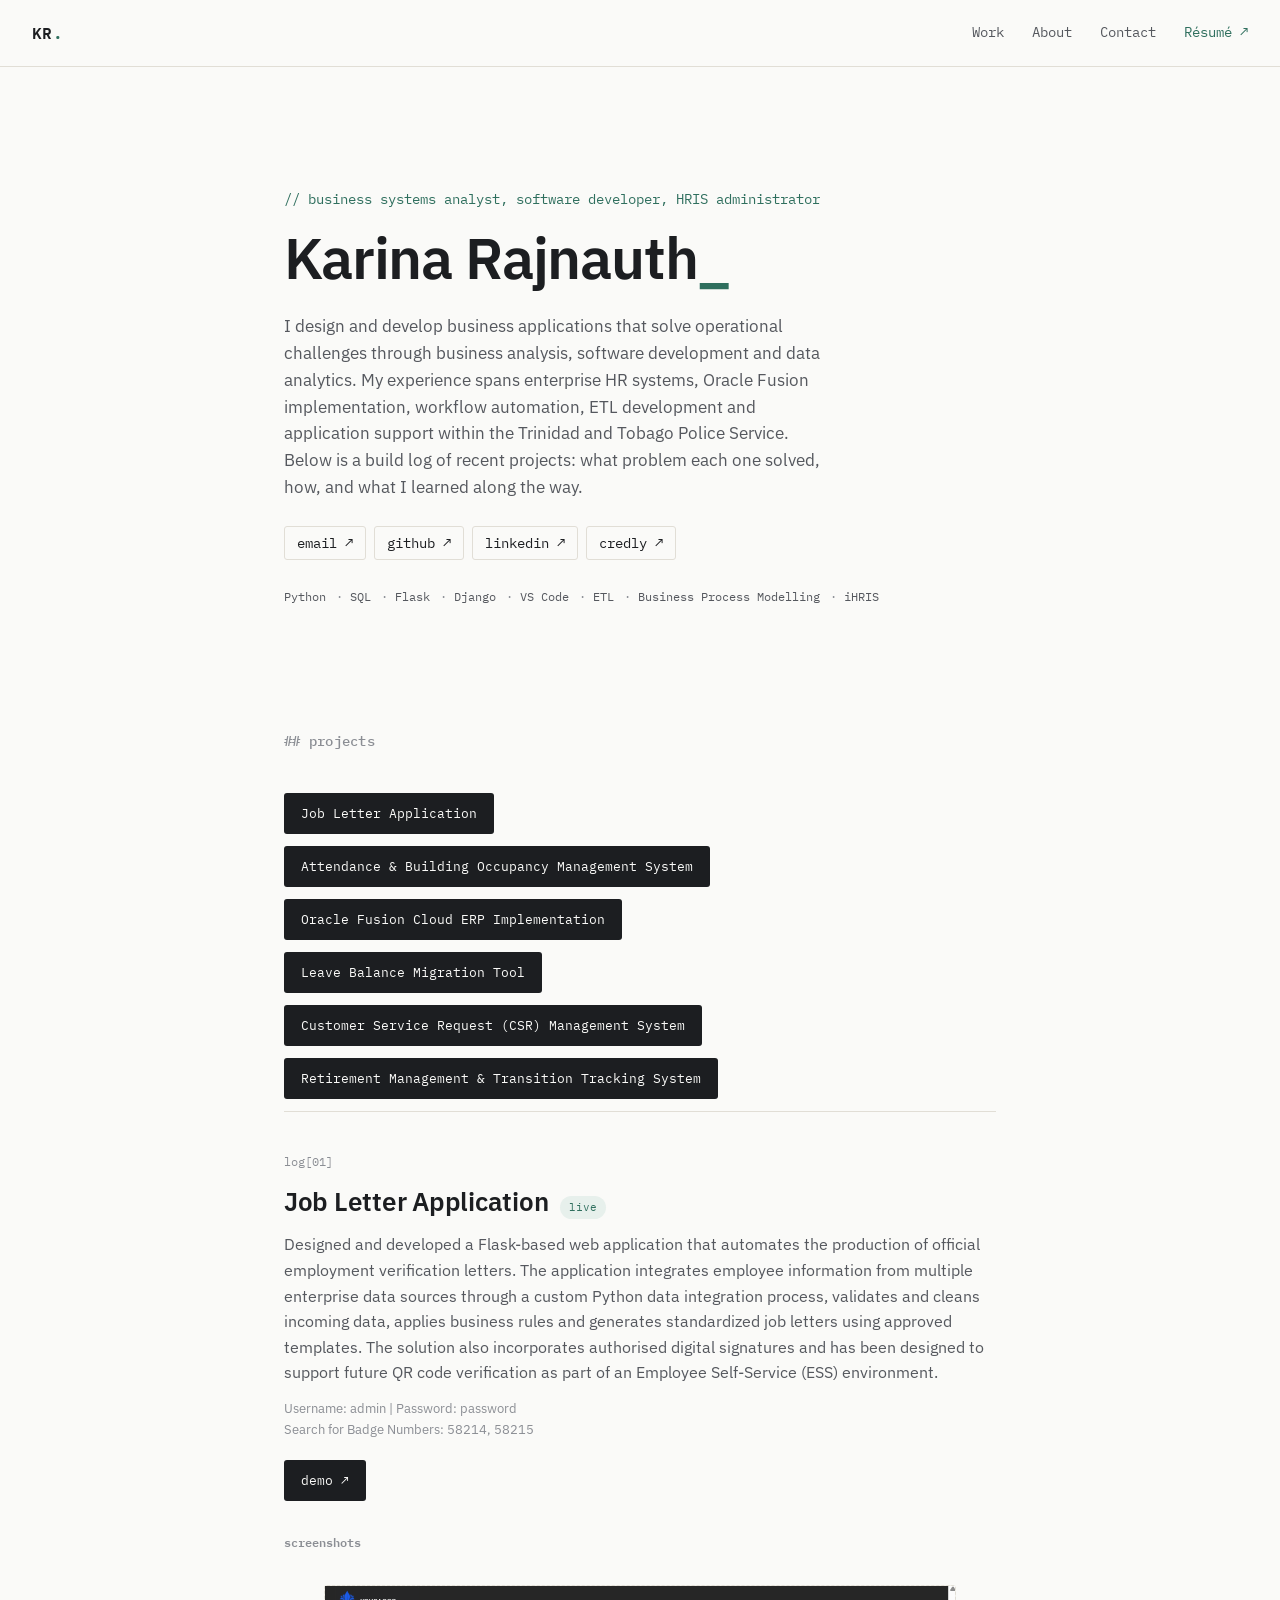
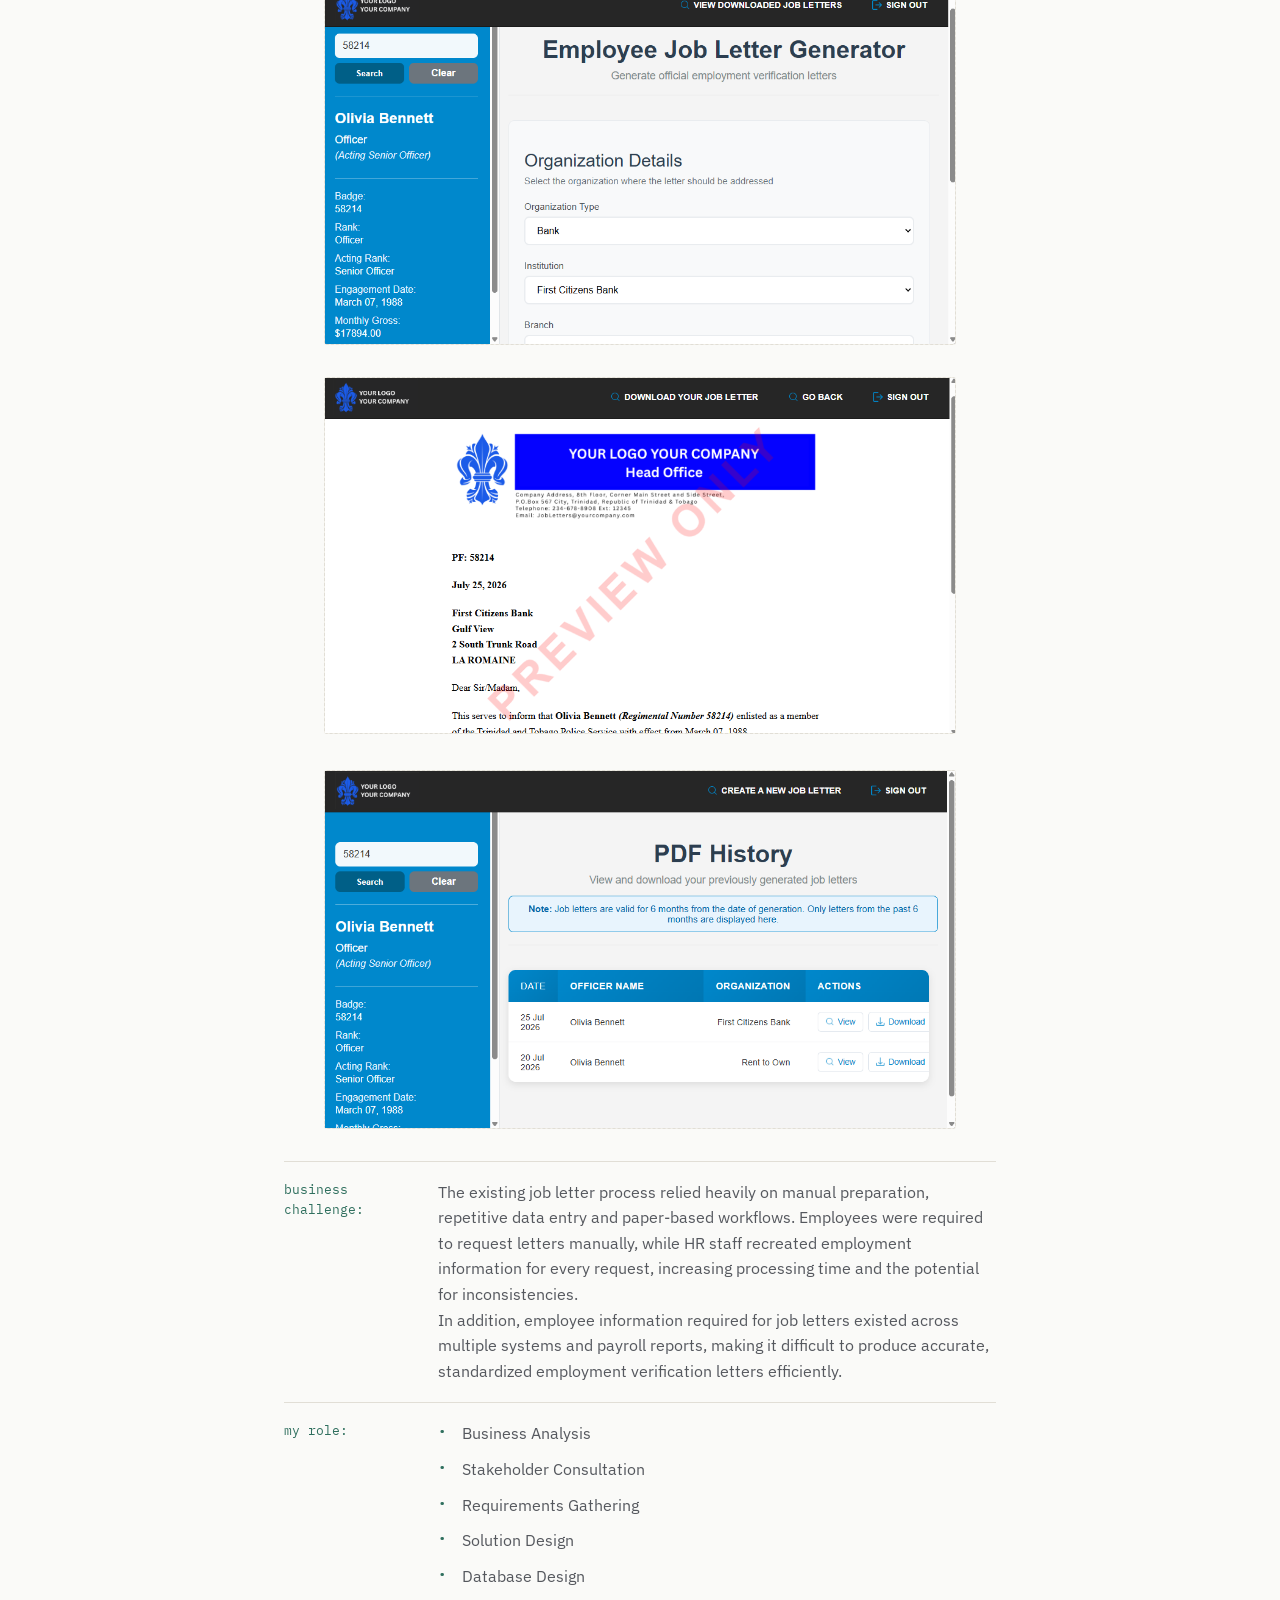
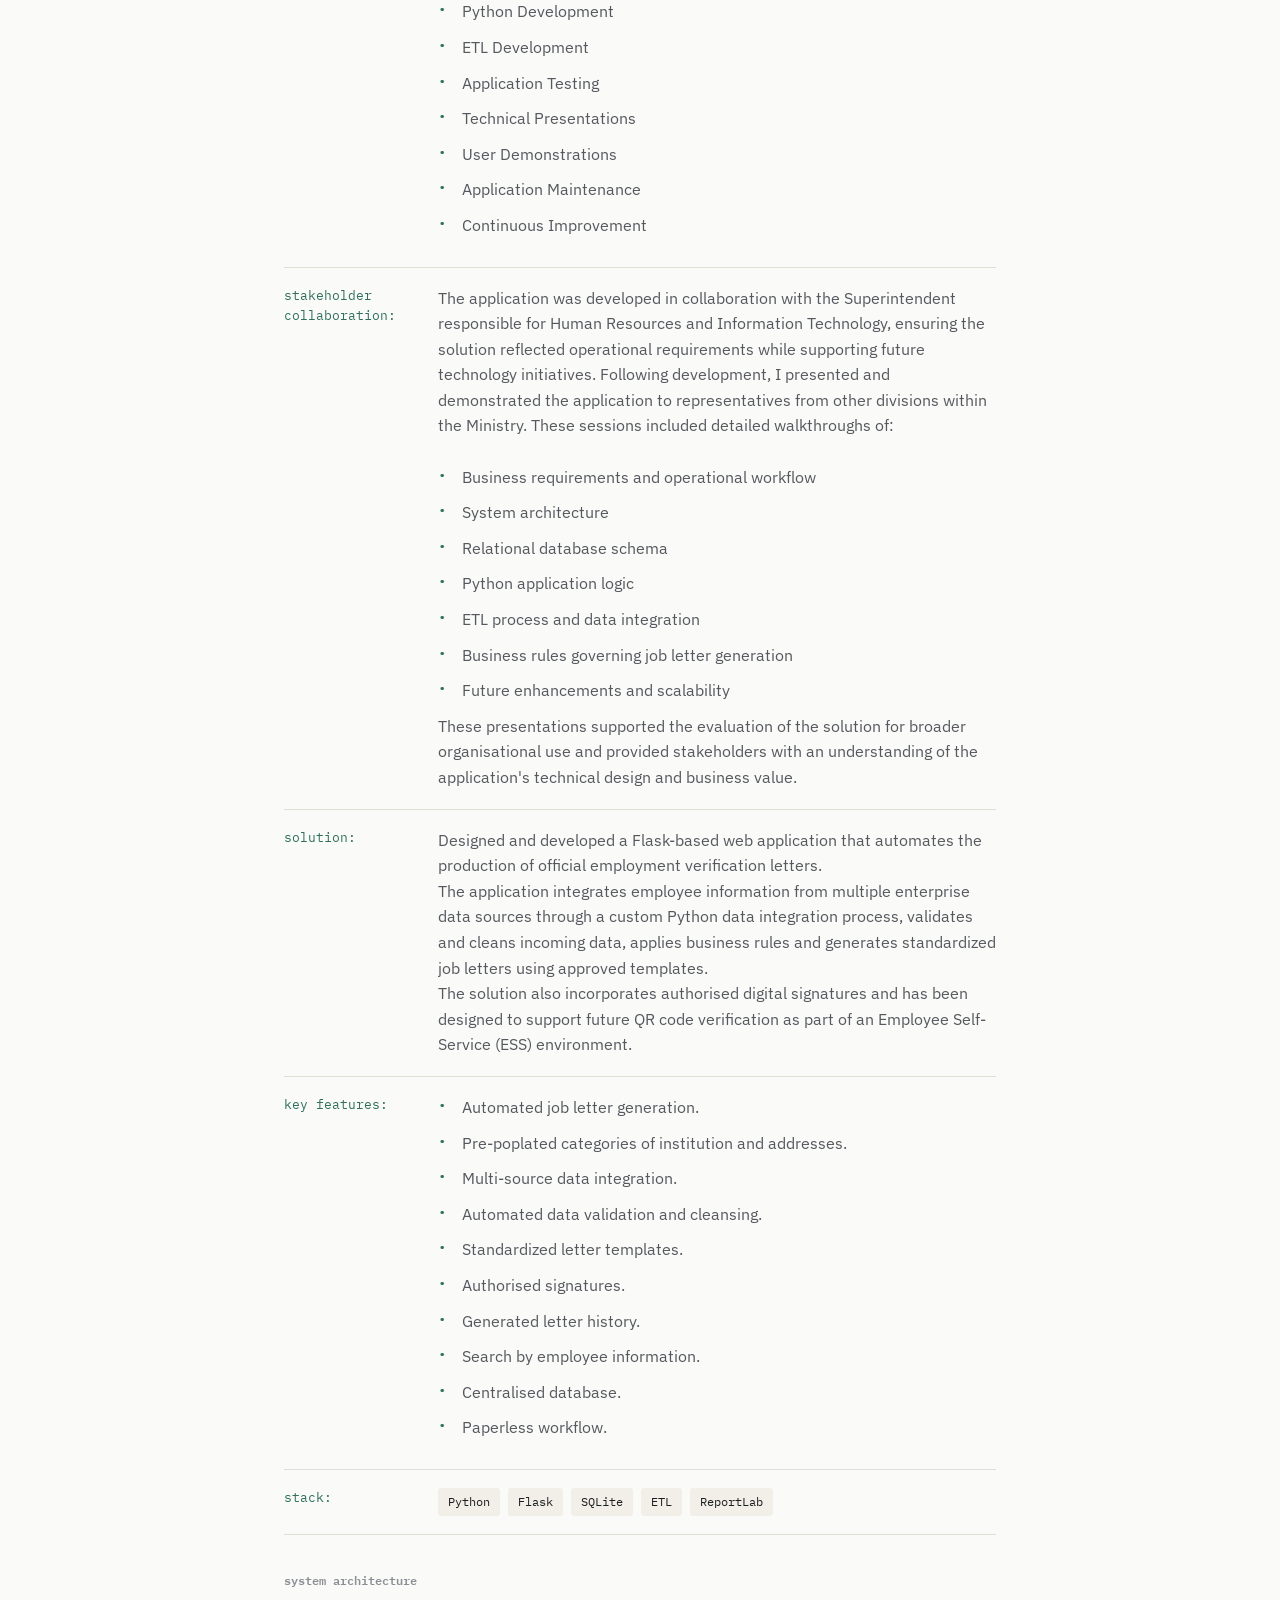
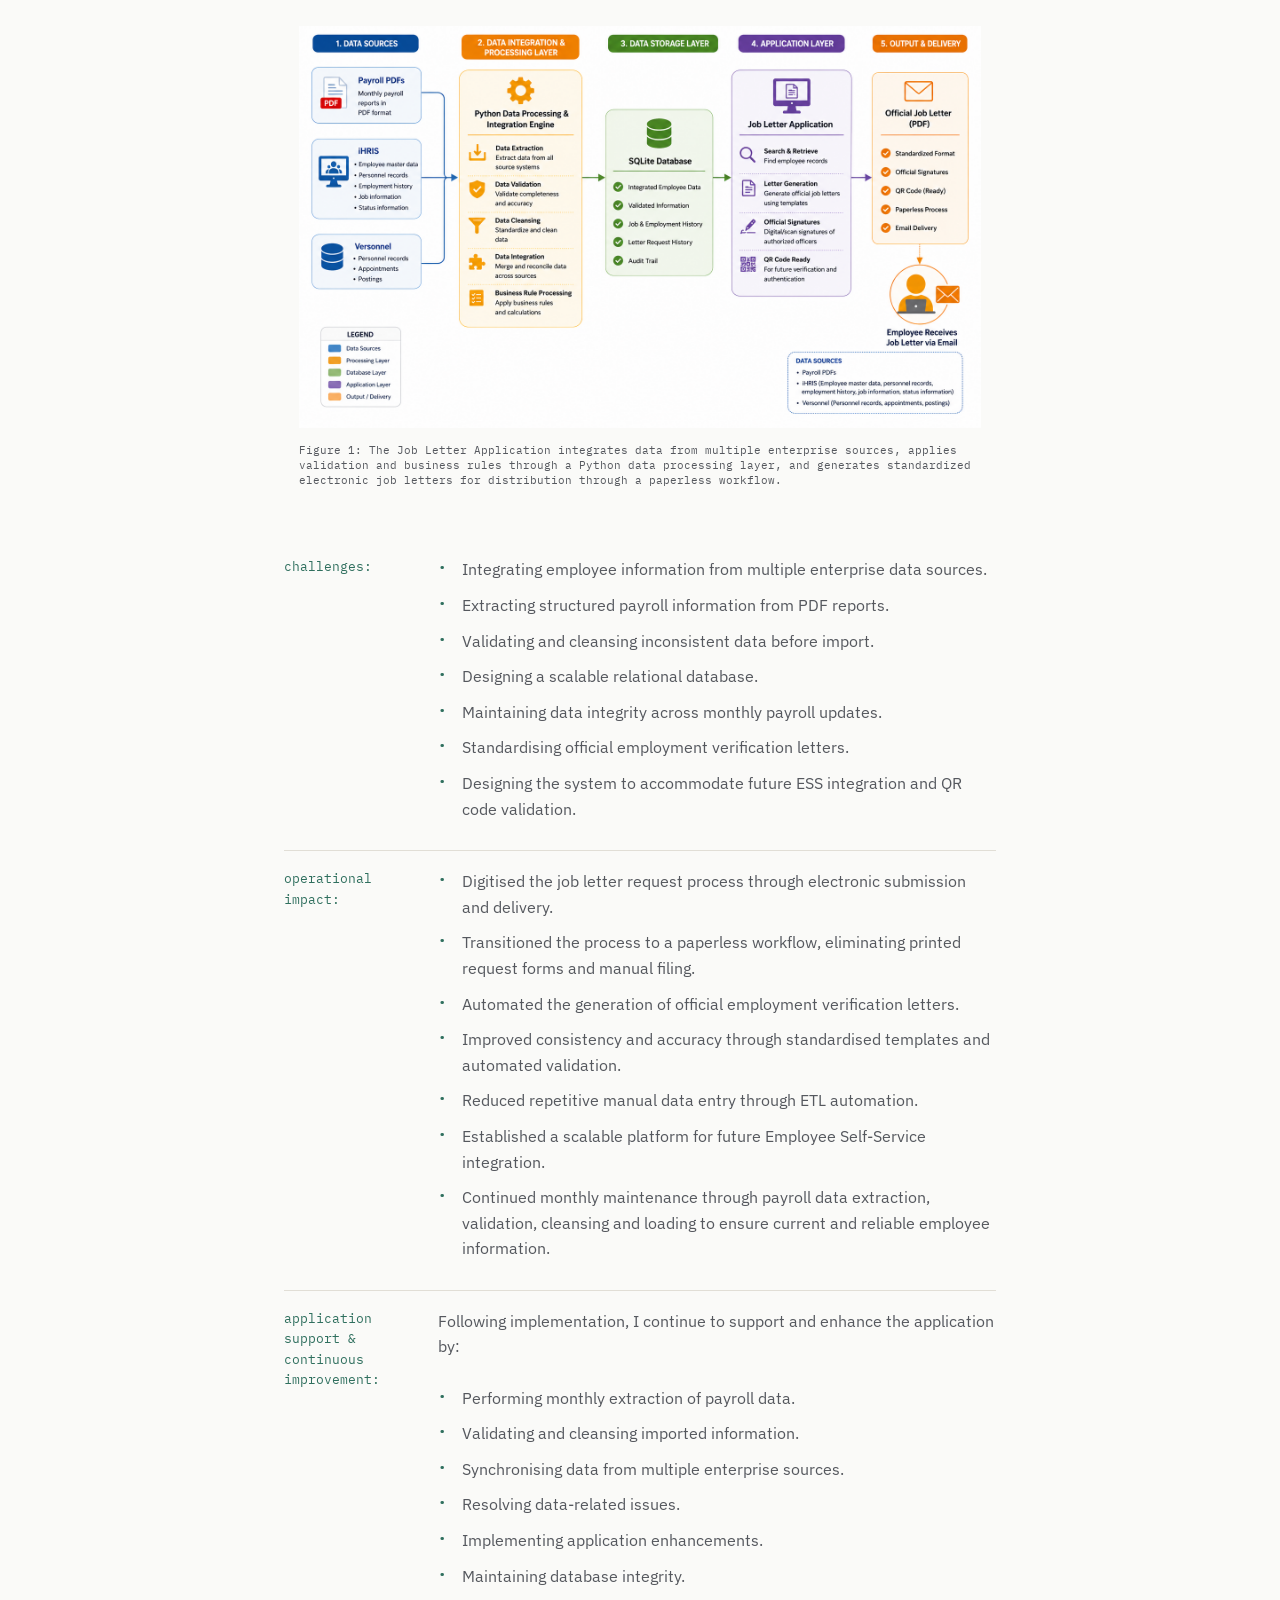
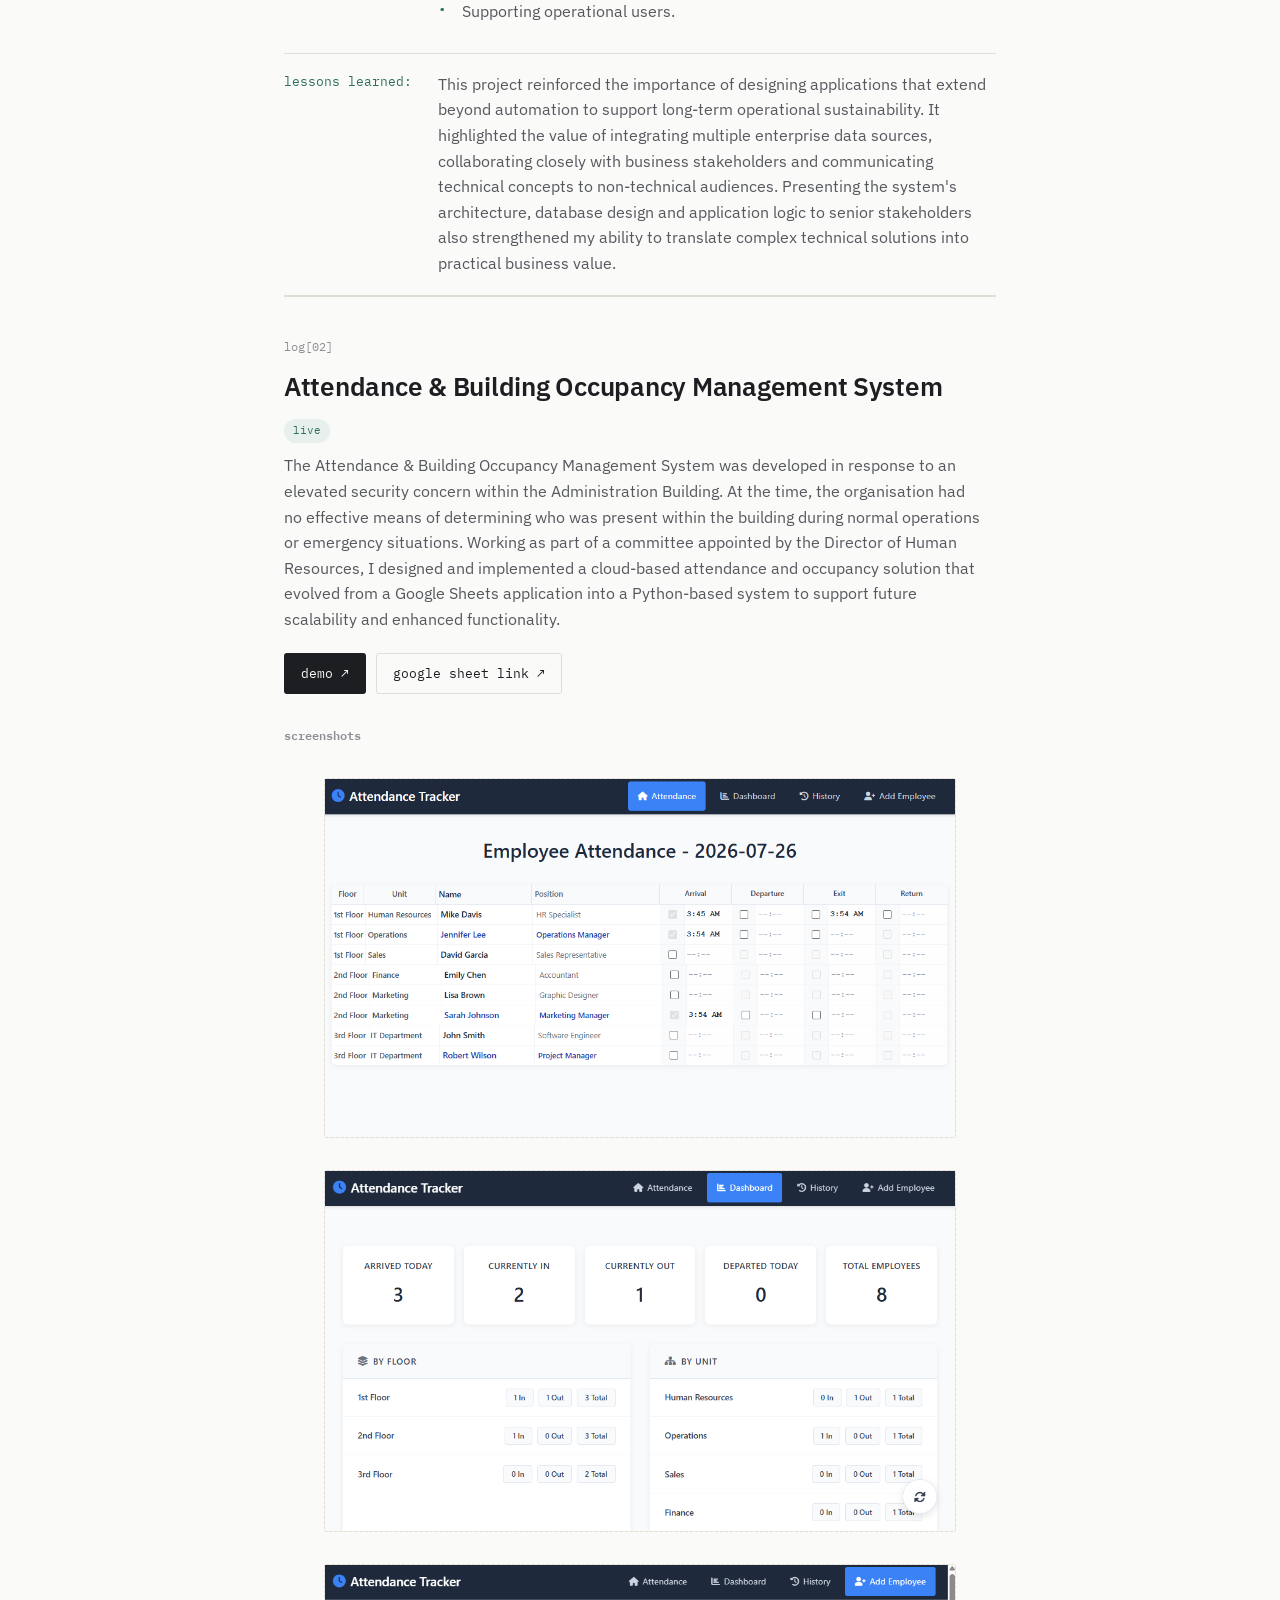
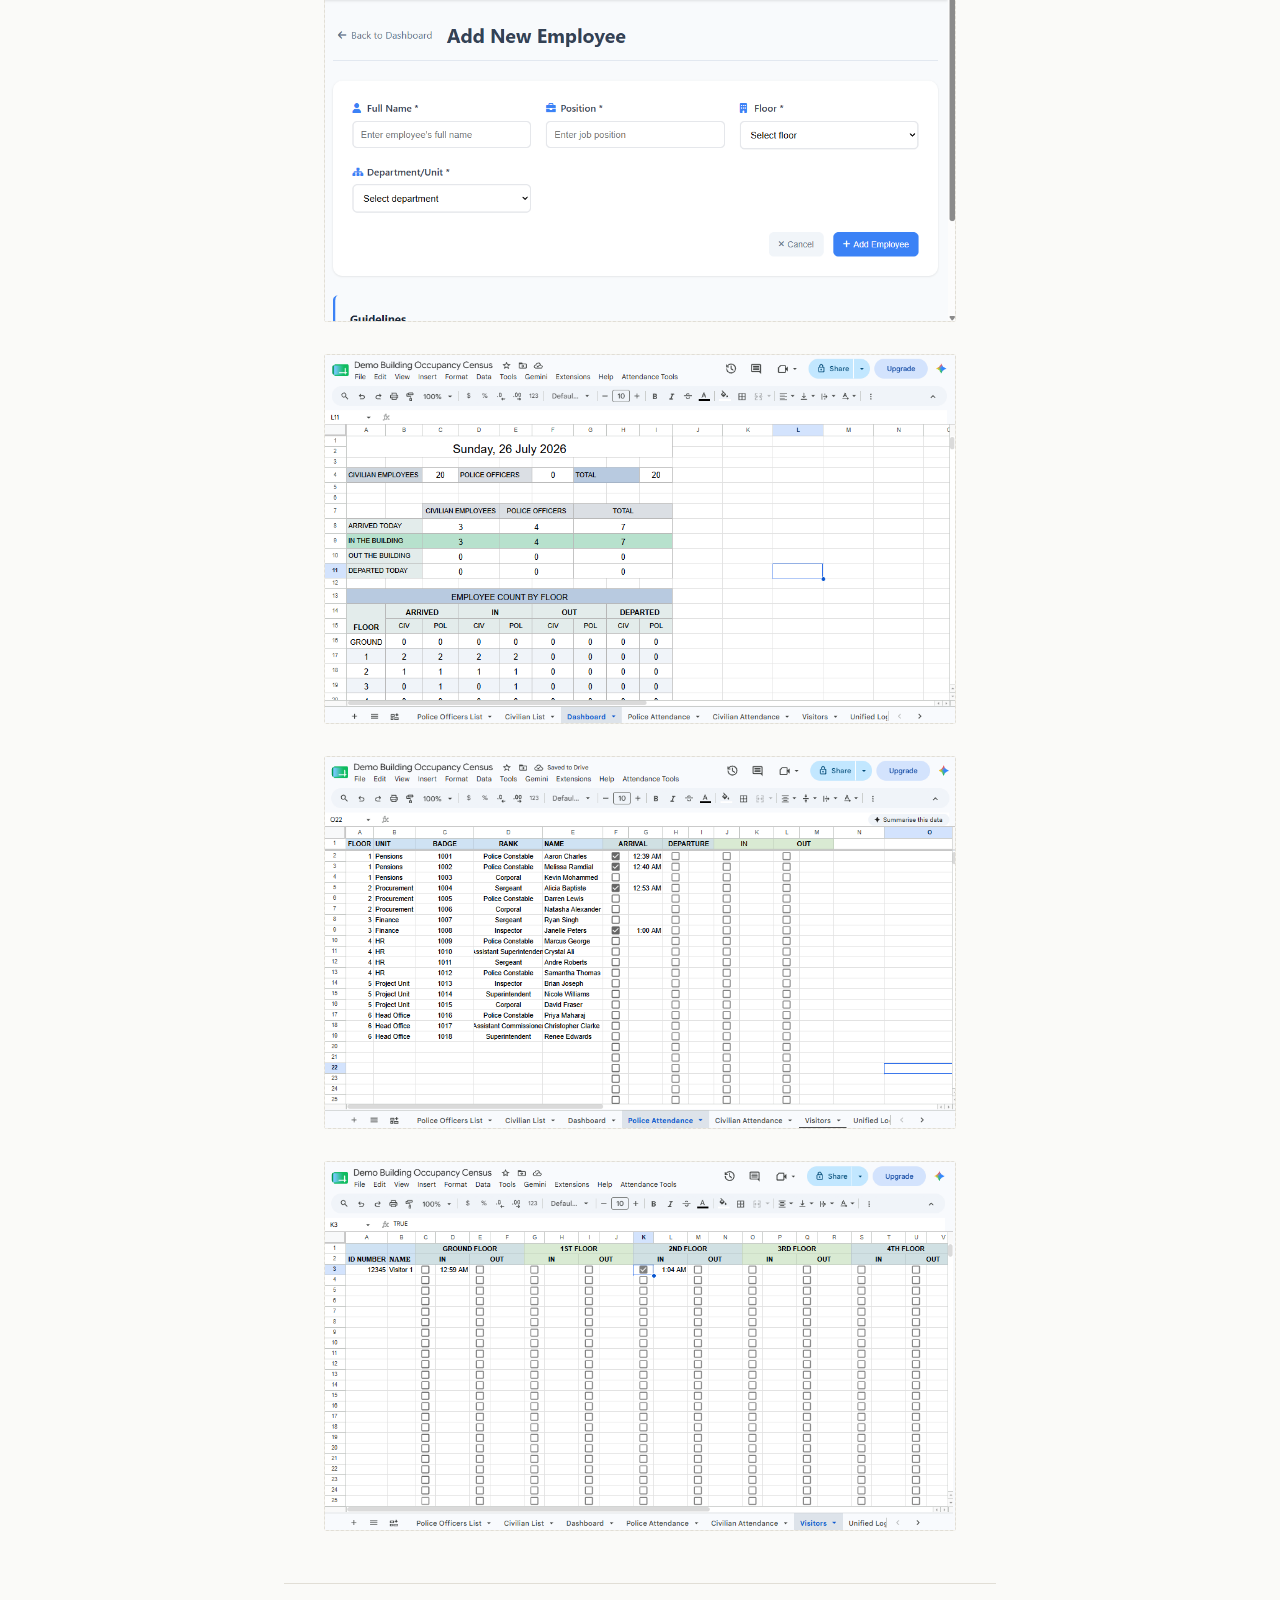
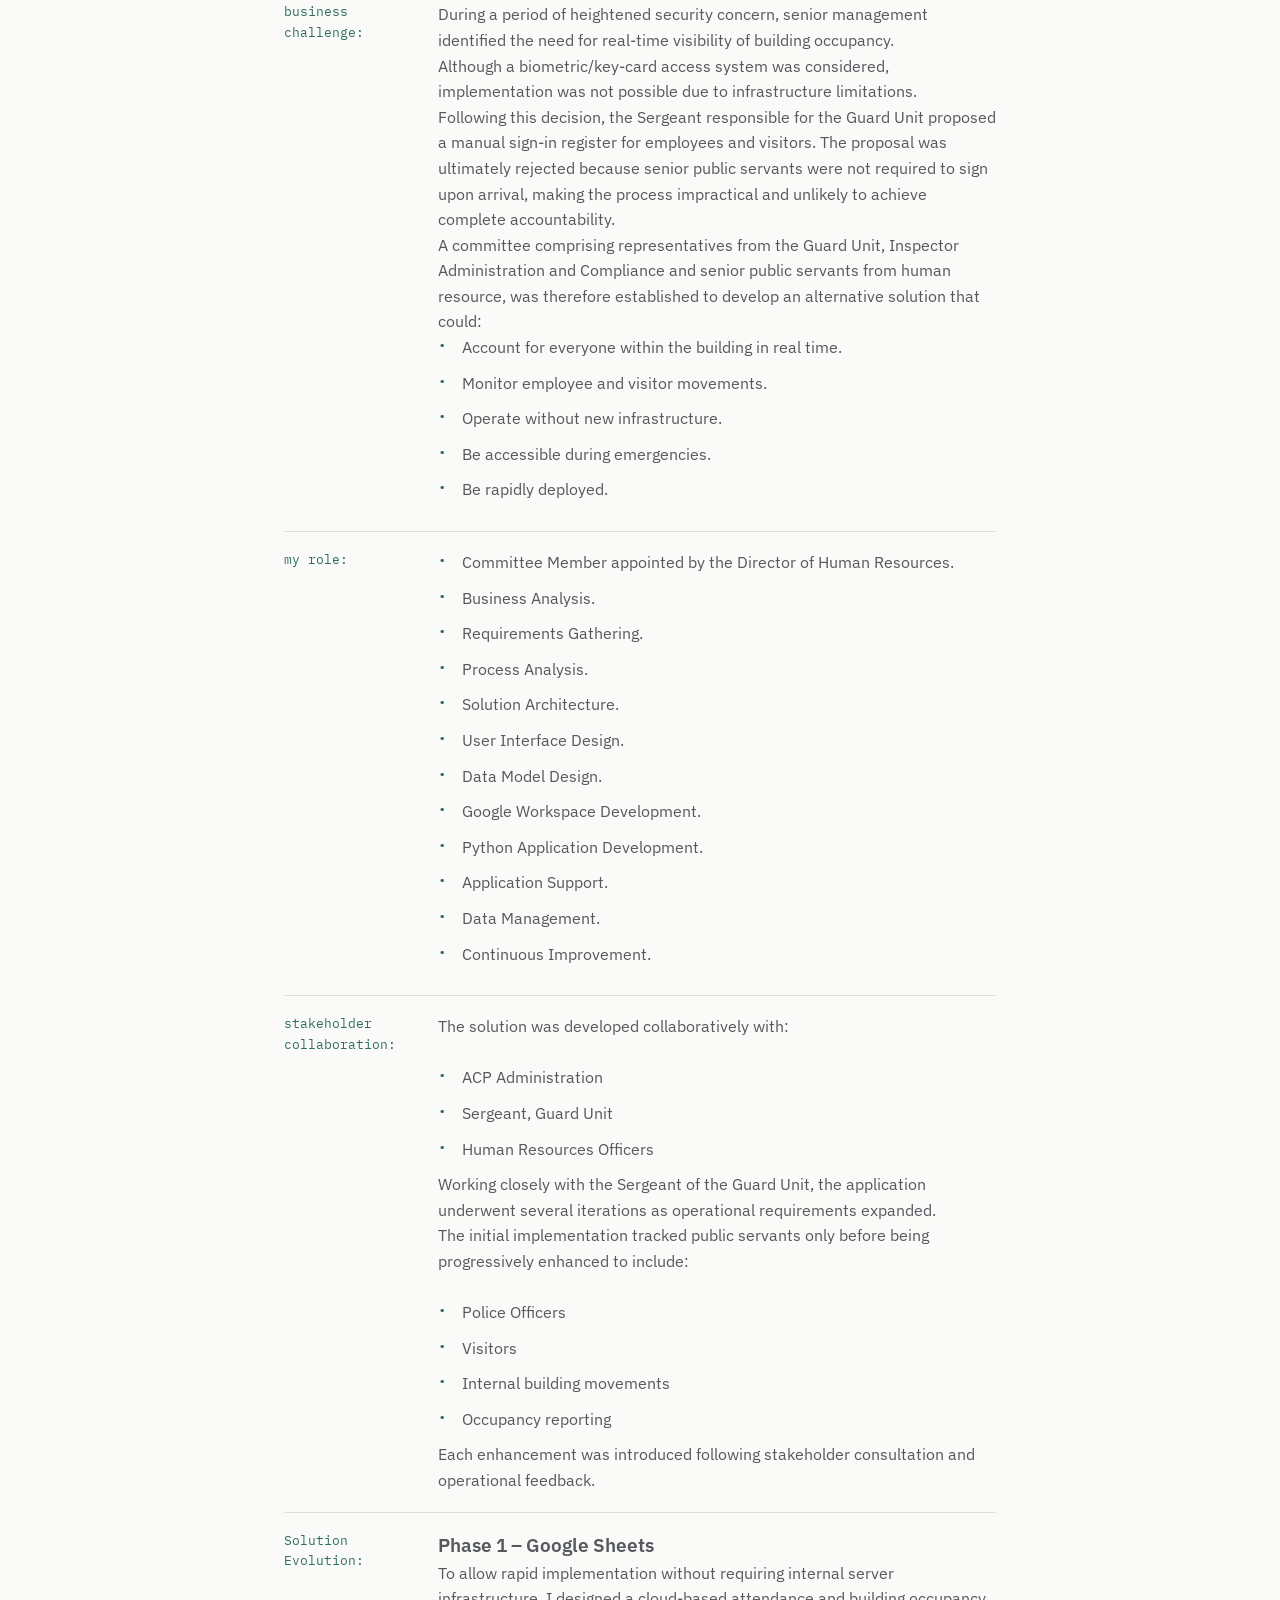
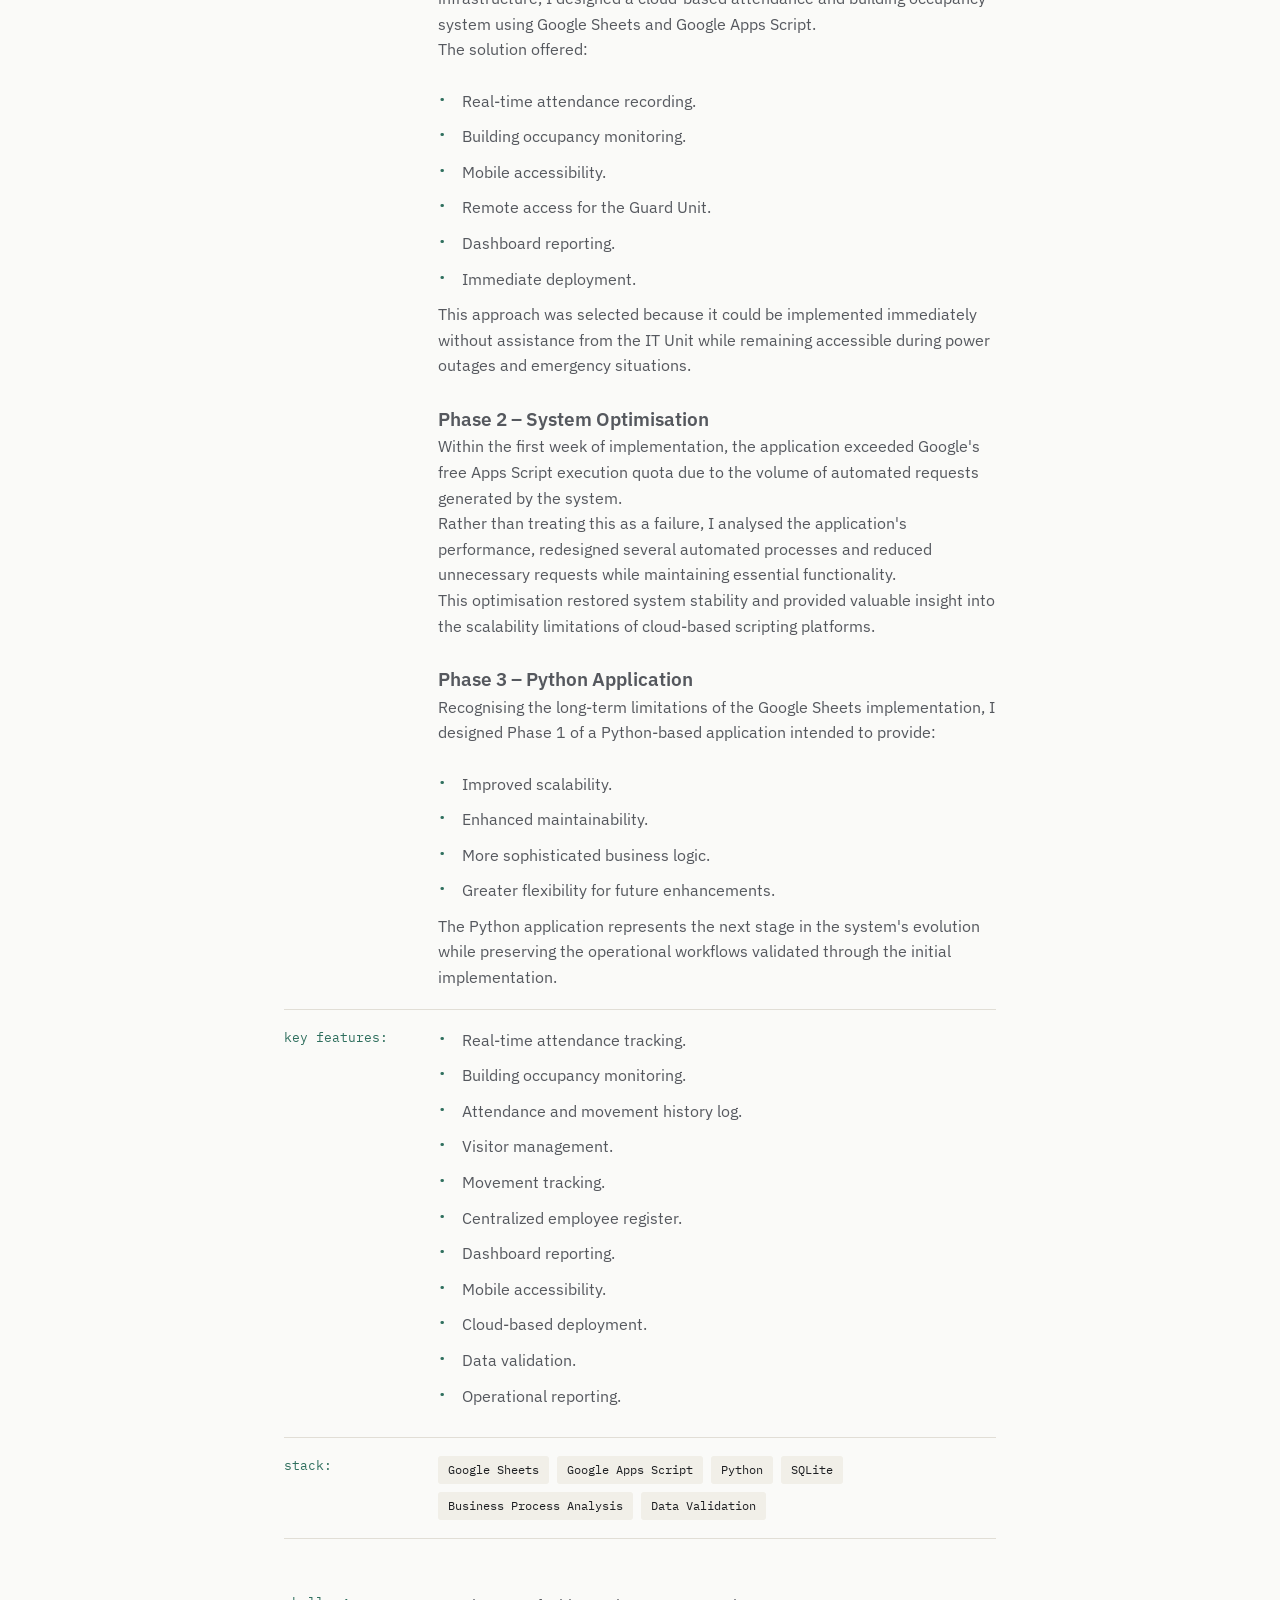
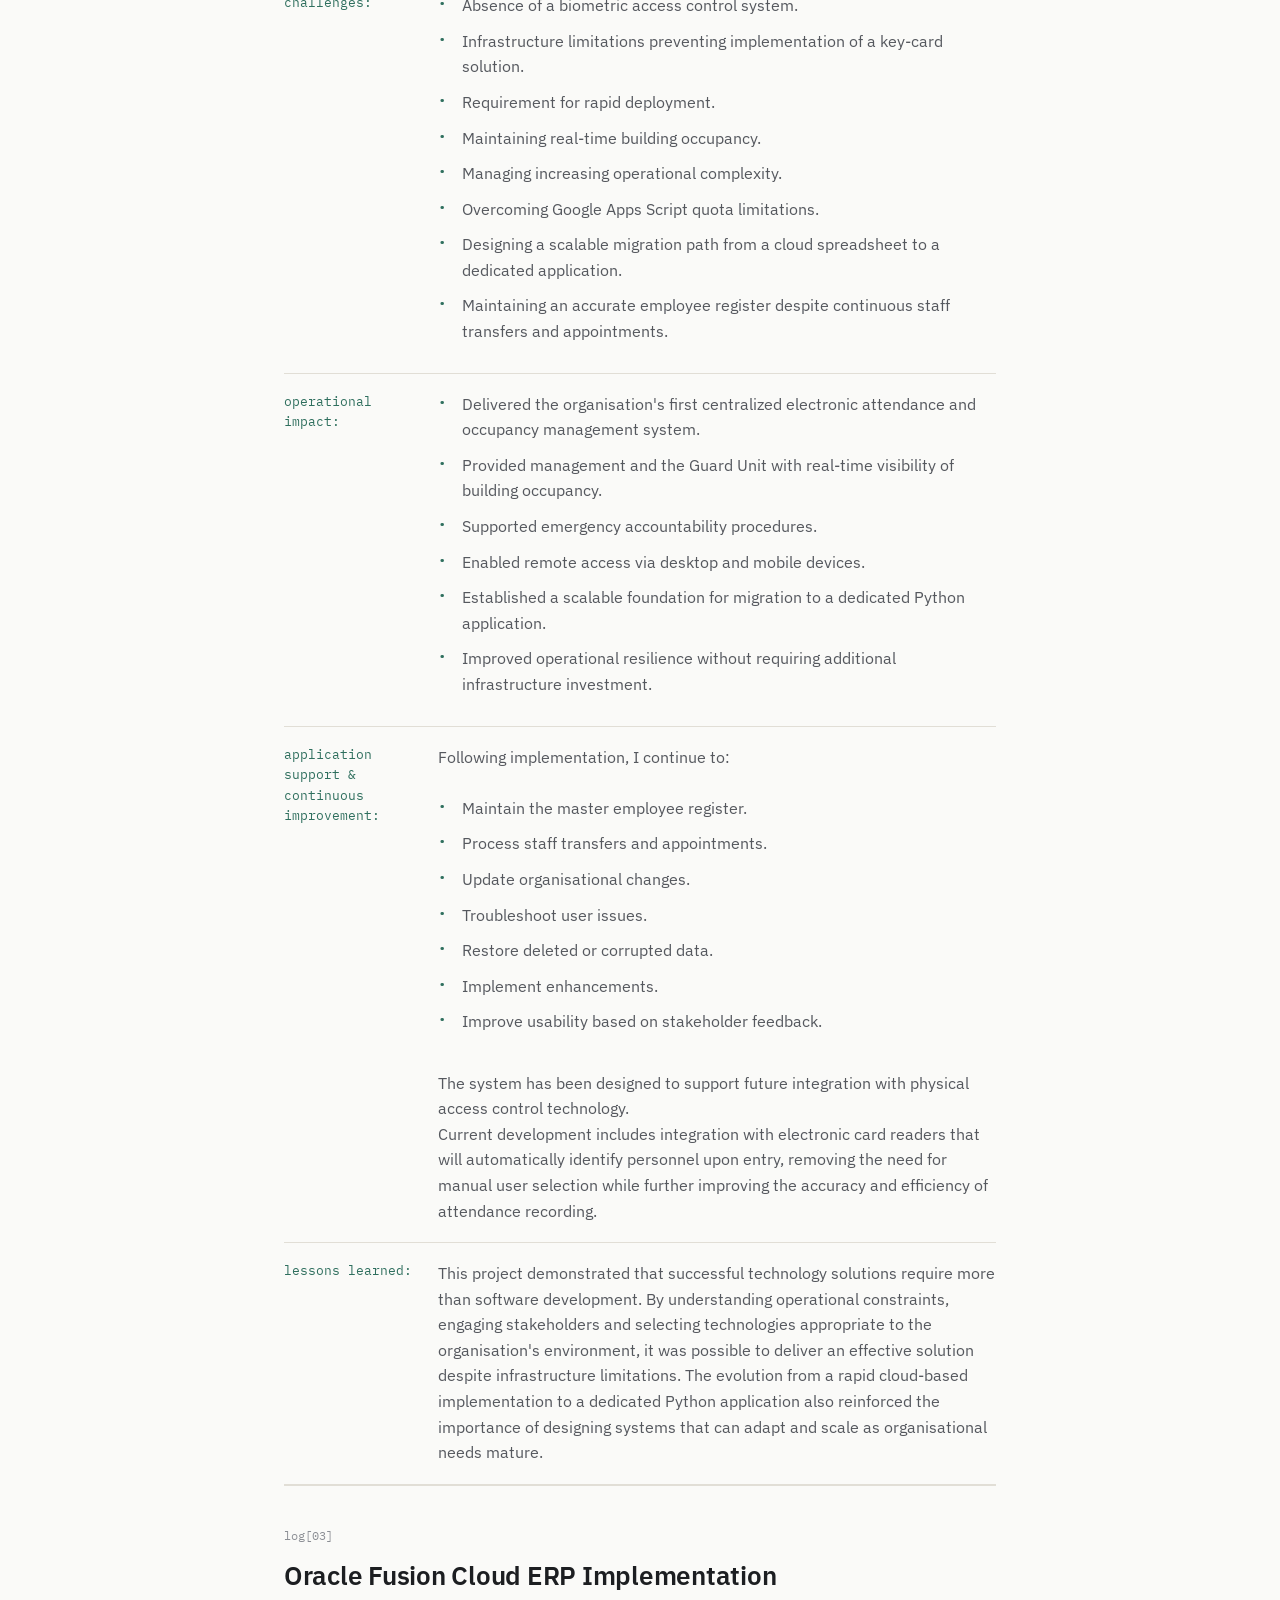
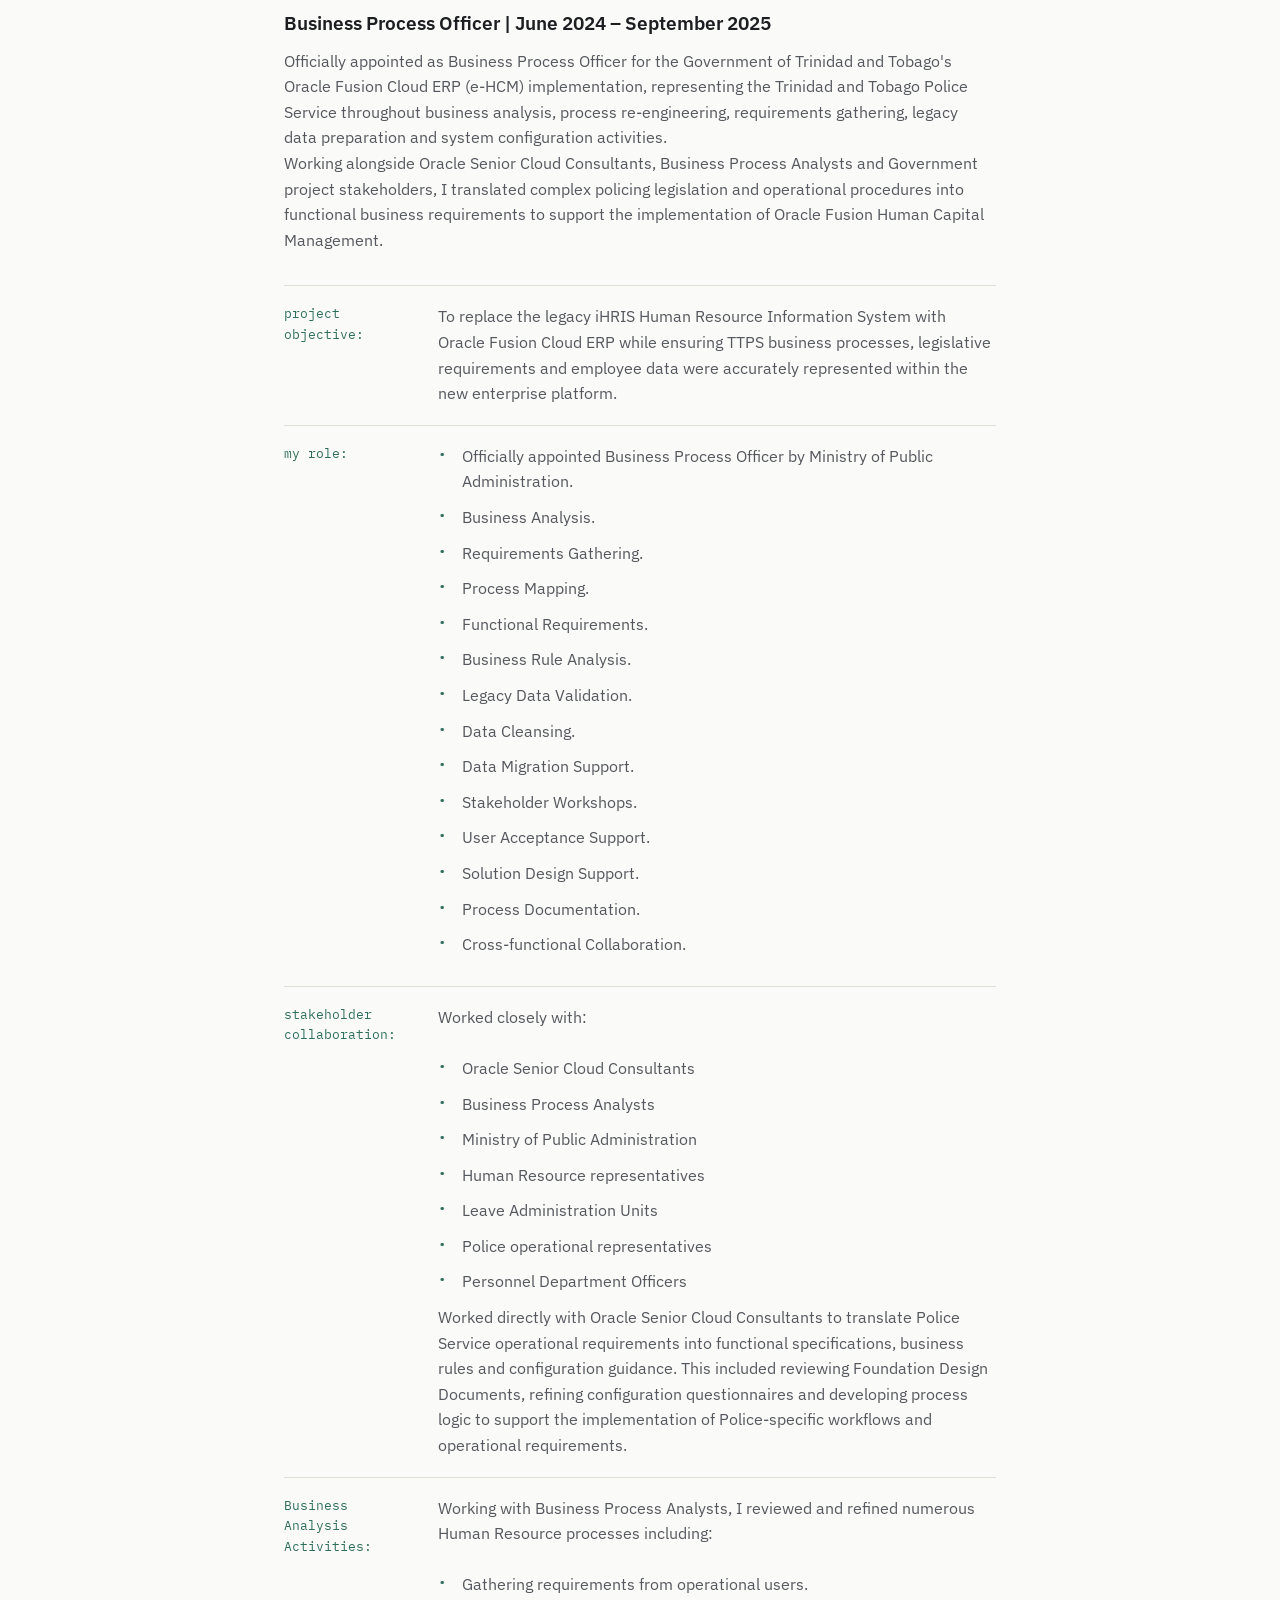
<file: index.html>
<!DOCTYPE html>
<html lang="en">
<head>
<meta charset="UTF-8">
<meta name="viewport" content="width=device-width, initial-scale=1.0">
<title>Karina Rajnauth — Software Developer</title>
<meta name="description" content="Software developer portfolio — projects, case studies, and contact.">
<link rel="preconnect" href="https://fonts.googleapis.com">
<link rel="preconnect" href="https://fonts.gstatic.com" crossorigin>
<link href="https://fonts.googleapis.com/css2?family=IBM+Plex+Mono:ital,wght@0,400;0,500;0,600;1,400&family=IBM+Plex+Sans:wght@400;500;600;700&display=swap" rel="stylesheet">
<link rel="stylesheet" href="styles.css">
</head>
<body>

<a class="skip-link" href="#main">Skip to content</a>

<header class="site-header">
  <a class="brand" href="#top">KR<span class="brand-dot">.</span></a>
  <nav class="site-nav" aria-label="Primary">
    <a href="#work">Work</a>
    <a href="#about">About</a>
    <a href="#contact">Contact</a>
    <a class="nav-resume" href="./resume.pdf" target="_blank" rel="noopener">Résumé ↗</a>
  </nav>
</header>

<main id="main">

  <!-- ============ HERO ============ -->
  <section id="top" class="hero">
    <p class="eyebrow">// business systems analyst, software developer, HRIS administrator</p>
    <h1 class="hero-name">Karina Rajnauth<span class="cursor" aria-hidden="true">_</span></h1>
    <p class="hero-desc">
      I design and develop business applications that solve operational challenges through business analysis, software development and data analytics. My experience spans enterprise HR systems, Oracle Fusion implementation, workflow automation, ETL development and application support within the Trinidad and Tobago Police Service.
      Below is a build log of recent projects:
      what problem each one solved, how, and what I learned along the way.
    </p>

    <ul class="hero-links">
      <li><a href="mailto:karinarajnauth@gmail.com">email ↗</a></li>
      <li><a href="https://github.com/karinalaura" target="_blank" rel="noopener">github ↗</a></li>
      <li><a href="https://linkedin.com/in/karinarajnauth" target="_blank" rel="noopener">linkedin ↗</a></li>
      <li><a href="https://www.credly.com/users/karina-rajnauth" target="_blank" rel="noopener">credly ↗</a></li>
    </ul>

    <ul class="hero-stack" aria-label="Core technologies">
      <li>Python</li>
      <li>SQL</li>
      <li>Flask</li>
      <li>Django</li>
      <li>VS Code</li>
      <li>ETL</li>
      <li>Business Process Modelling</li>
      <li>iHRIS</li>
    </ul>
  </section>

  <!-- ============ WORK ============ -->
  <section id="work" class="work">
    <h2 class="section-label">## projects</h2>

    <ul>
      <li><a class="btn btn-projects" href="#project-one">Job Letter Application</a></li>
      <li><a class="btn btn-projects" href="#project-two" target="_blank" rel="noopener">Attendance & Building Occupancy Management System</a></li>
      <li><a class="btn btn-projects" href="#project-three" target="_blank" rel="noopener">Oracle Fusion Cloud ERP Implementation</a></li>
      <li><a class="btn btn-projects" href="#project-four" target="_blank" rel="noopener">Leave Balance Migration Tool</a></li>
      <li><a class="btn btn-projects" href="#project-five" target="_blank" rel="noopener">Customer Service Request (CSR) Management System</a></li>
      <li><a class="btn btn-projects" href="#project-six" target="_blank" rel="noopener">Retirement Management & Transition Tracking System</a></li>
    </ul>

    <div class="entries">

      <!-- ---------- PROJECT 1 JOB LETTERS---------- -->
      
      <article class="entry" id="project-one">
        <header class="entry-head">
          <span class="entry-index">log[01]</span>
          <div class="entry-title-row">
            <h3 class="entry-title">Job Letter Application</h3>
            <span class="status-pill status-live">live</span>
          </div>
          <p class="entry-tagline">Designed and developed a Flask-based web application that automates the production of official employment verification letters.

The application integrates employee information from multiple enterprise data sources through a custom Python data integration process, validates and cleans incoming data, applies business rules and generates standardized job letters using approved templates.

The solution also incorporates authorised digital signatures and has been designed to support future QR code verification as part of an Employee Self-Service (ESS) environment.</p>
          <p class="shot-hint">Username: admin | Password: password<br>
          Search for Badge Numbers: 58214, 58215</p>
          <div class="entry-actions">
            <a class="btn btn-primary" href="https://job-letter-generator-nn9o.onrender.com" target="_blank" rel="noopener">demo ↗</a>
            <!--<a class="btn btn-ghost" href="https://github.com/yourusername/project-one" target="_blank" rel="noopener">source ↗</a>-->
          </div>

          <div class="entry-block">
          <h4 class="block-label screenshots-title">screenshots</h4>
          <div class="shot-grid">
            <figure class="shot-placeholder">
              <span><img src="assets/project-one/01_overview.png" alt="…"></span>
            </figure>
          </div>
            <figure class="shot-placeholder">
              <span><img src="assets/project-one/02_overview.png" alt="…"></span>
            </figure>
          </div>
            <figure class="shot-placeholder">
              <span><img src="assets/project-one/03_overview.png" alt="…"></span>
            </figure>
          </div>
        </div>

        </header>

        <dl class="spec">
          <div class="spec-row">
            <dt>business challenge</dt>
            <dd>The existing job letter process relied heavily on manual preparation, repetitive data entry and paper-based workflows. Employees were required to request letters manually, while HR staff recreated employment information for every request, increasing processing time and the potential for inconsistencies.
            <br>
            In addition, employee information required for job letters existed across multiple systems and payroll reports, making it difficult to produce accurate, standardized employment verification letters efficiently.</dd>
          </div>
          <div class="spec-row">
            <dt>my role</dt>
            <ul class="feature-list">
            <li>Business Analysis</li>
            <li>Stakeholder Consultation</li>
            <li>Requirements Gathering</li>
            <li>Solution Design</li>
            <li>Database Design</li>
            <li>Python Development</li>
            <li>ETL Development</li>
            <li>Application Testing</li>
            <li>Technical Presentations</li>
            <li>User Demonstrations</li>
            <li>Application Maintenance</li>
            <li>Continuous Improvement</li>
          </ul>
          </div>

          <div class="spec-row">
            <dt>stakeholder collaboration</dt>
            <dd>The application was developed in collaboration with the Superintendent responsible for Human Resources and Information Technology, 
              ensuring the solution reflected operational requirements while supporting future technology initiatives.
              Following development, I presented and demonstrated the application to representatives from other 
              divisions within the Ministry. These sessions included detailed walkthroughs of:<br><br>
            <ul class="feature-list">
              <li>Business requirements and operational workflow</li>
              <li>System architecture</li>
              <li>Relational database schema</li>
              <li>Python application logic</li>
              <li>ETL process and data integration</li>
              <li>Business rules governing job letter generation</li>
              <li>Future enhancements and scalability</li>
            </ul>
            These presentations supported the evaluation of the solution for broader organisational use and provided stakeholders with an understanding of the 
            application's technical design and business value.        
          </dd>            
          </div>

          <div class="spec-row">
            <dt>solution</dt>
            <dd>Designed and developed a Flask-based web application that automates the production of official employment verification letters.
            <br>
            The application integrates employee information from multiple enterprise data sources through a custom Python data integration process, 
            validates and cleans incoming data, applies business rules and generates standardized job letters using approved templates.
            <br>
            The solution also incorporates authorised digital signatures and has been designed to support future QR code verification as part of an Employee Self-Service (ESS) environment.</dd>
          </div>

          <div class="spec-row">
          <dt>key features</dt>
          <dd>
          <ul class="feature-list">
            <li>Automated job letter generation.</li>
            <li>Pre-poplated categories of institution and addresses.</li>
            <li>Multi-source data integration.</li>
            <li>Automated data validation and cleansing.</li>
            <li>Standardized letter templates.</li>
            <li>Authorised signatures.</li>
            <li>Generated letter history.</li>
            <li>Search by employee information.</li>
            <li>Centralised database.</li>
            <li>Paperless workflow.</li>
          </ul>
          </dd>
        </div>

          <div class="spec-row">
            <dt>stack</dt>
            <dd>
              <ul class="chip-row">
                <li>Python</li>
                <li>Flask</li>
                <li>SQLite</li>
                <li>ETL</li>
                <li>ReportLab</li>
              </ul>
            </dd>
          </div>
        </dl>        

        <div class="entry-block">
          <h4 class="block-label">system architecture</h4>
          <figure class="diagram-container">
          <img class="diagram-img" src="assets/project-one/01_diagram.png" alt="…">
          <figcaption class="diagram-caption">Figure 1: The Job Letter Application integrates data from multiple enterprise sources, applies validation and business rules through a Python data processing layer, 
            and generates standardized electronic job letters for distribution through a paperless workflow.
          </figcaption>
          </figure>
          </div>

        <div class="spec-row">
          <dt>challenges</dt>
          <dd>
          <ul class="feature-list">
            <li>Integrating employee information from multiple enterprise data sources.</li>
            <li>Extracting structured payroll information from PDF reports.</li>
            <li>Validating and cleansing inconsistent data before import.</li>
            <li>Designing a scalable relational database.</li>
            <li>Maintaining data integrity across monthly payroll updates.</li>
            <li>Standardising official employment verification letters.</li>
            <li>Designing the system to accommodate future ESS integration and QR code validation.</li>
          </ul>
          </dd>
        </div>

          <div class="spec-row">
            <dt>operational impact</dt>
          <ul class="feature-list">
            <li>Digitised the job letter request process through electronic submission and delivery.</li>
            <li>Transitioned the process to a paperless workflow, eliminating printed request forms and manual filing.</li>
            <li>Automated the generation of official employment verification letters.</li>
            <li>Improved consistency and accuracy through standardised templates and automated validation.</li>
            <li>Reduced repetitive manual data entry through ETL automation.</li>
            <li>Established a scalable platform for future Employee Self-Service integration.</li>
            <li>Continued monthly maintenance through payroll data extraction, validation, cleansing and loading to ensure current and reliable employee information.</li>
          </ul>
        </div>
        </dl>

        <div class="spec-row">
            <dt>application support & continuous improvement</dt>
            <dd>Following implementation, I continue to support and enhance the application by:<br><br>
            <ul class="feature-list">
              <li>Performing monthly extraction of payroll data.</li>
              <li>Validating and cleansing imported information.</li>
              <li>Synchronising data from multiple enterprise sources.</li>
              <li>Resolving data-related issues.</li>
              <li>Implementing application enhancements.</li>
              <li>Maintaining database integrity.</li>
              <li>Supporting operational users.</li>
            </ul>       
          </dd>            
          </div>

        <div class="spec-row">
            <dt>lessons learned</dt>
            <dd>This project reinforced the importance of designing applications that extend beyond automation to support long-term operational sustainability. It highlighted 
              the value of integrating multiple enterprise data sources, collaborating closely with business stakeholders and communicating technical concepts to non-technical audiences. Presenting the system's architecture, database design and application logic to senior stakeholders also strengthened my ability to translate complex technical solutions into practical business value.</dd>
          </div>
      </article>


      <!-- ---------- PROJECT 2 ATTENDANCE TRACKER---------- -->
      
      <article class="entry" id="project-two">
        <header class="entry-head">
          <span class="entry-index">log[02]</span>
          <div class="entry-title-row">
            <h3 class="entry-title">Attendance & Building Occupancy Management System</h3>
            <span class="status-pill status-live">live</span>
          </div>
          <p class="entry-tagline">The Attendance & Building Occupancy Management System was developed in response to an elevated security concern within the Administration Building. At the time, the organisation had no effective 
            means of determining who was present within the building during normal operations or emergency situations. Working as part of a committee appointed by the Director of Human Resources, I designed and implemented a cloud-based attendance and 
            occupancy solution that evolved from a Google Sheets application into a Python-based system to support future scalability and enhanced functionality.</p>
          
          <div class="entry-actions">
            <a class="btn btn-primary" href="https://attendance-tracker-ljs0.onrender.com" target="_blank" rel="noopener">demo ↗</a>
            <a class="btn btn-ghost" href="https://docs.google.com/spreadsheets/d/1MqpHgCe_jgT6dOYIo1ka7PehuGJzjlpcqwzwq8iO8KU/edit?usp=sharing" target="_blank" rel="noopener">google sheet link ↗</a>
          </div>

          <div class="entry-block">
          <h4 class="block-label screenshots-title">screenshots</h4>
          <div class="shot-grid">
            <figure class="shot-placeholder">
              <span><img src="assets/project-two/01_overview.png" alt="…"></span>
            </figure>    
          </div>
          
          <div class="shot-grid">
            <figure class="shot-placeholder">
              <span><img src="assets/project-two/02_overview.png" alt="…"></span>
            </figure>    
          </div>

           <div class="shot-grid">
            <figure class="shot-placeholder">
              <span><img src="assets/project-two/03_overview.png" alt="…"></span>
            </figure>    
          </div>

          <div class="shot-grid">
            <figure class="shot-placeholder">
              <span><img src="assets/project-two/04_overview.png" alt="…"></span>
            </figure>    
          </div>

          <div class="shot-grid">
            <figure class="shot-placeholder">
              <span><img src="assets/project-two/05_overview.png" alt="…"></span>
            </figure>    
          </div>

          <div class="shot-grid">
            <figure class="shot-placeholder">
              <span><img src="assets/project-two/06_overview.png" alt="…"></span>
            </figure>    
          </div>

        </div>

        </header>

        <dl class="spec">
          <div class="spec-row">
            <dt>business challenge</dt>
            <dd>During a period of heightened security concern, senior management identified the need for real-time visibility of building occupancy.
            <br>
Although a biometric/key-card access system was considered, implementation was not possible due to infrastructure limitations.
            <br>
Following this decision, the Sergeant responsible for the Guard Unit proposed a manual sign-in register for employees and visitors. The proposal was ultimately rejected because senior public servants were not required to sign upon arrival, making the process impractical and unlikely to achieve complete accountability.
            <br>
A committee comprising representatives from the Guard Unit, Inspector Administration and Compliance and senior public servants from human resource, was therefore established to develop an alternative solution that could:
              <ul class="feature-list">
              <li>Account for everyone within the building in real time.</li>
              <li>Monitor employee and visitor movements.</li>
              <li>Operate without new infrastructure.</li>
              <li>Be accessible during emergencies.</li>
              <li>Be rapidly deployed.</li>
            </ul>
            </dd>
          </div>

          <div class="spec-row">
            <dt>my role</dt>
            <ul class="feature-list">
            <li>Committee Member appointed by the Director of Human Resources.</li>
            <li>Business Analysis.</li>
            <li>Requirements Gathering.</li>
            <li>Process Analysis.</li>
            <li>Solution Architecture.</li>
            <li>User Interface Design.</li>
            <li>Data Model Design.</li>
            <li>Google Workspace Development.</li>
            <li>Python Application Development.</li>
            <li>Application Support.</li>
            <li>Data Management.</li>
            <li>Continuous Improvement.</li>
          </ul>
          </div>

          <div class="spec-row">
            <dt>stakeholder collaboration</dt>
            <dd>The solution was developed collaboratively with:<br><br>
            <ul class="feature-list">
              <li>ACP Administration</li>
              <li>Sergeant, Guard Unit</li>
              <li>Human Resources Officers</li>
            </ul>
            Working closely with the Sergeant of the Guard Unit, the application underwent several iterations as operational requirements expanded.
            <br>
The initial implementation tracked public servants only before being progressively enhanced to include:<br><br>       
            <ul class="feature-list">
              <li>Police Officers</li>
              <li>Visitors</li>
              <li>Internal building movements</li>
              <li>Occupancy reporting</li>
            </ul>
            Each enhancement was introduced following stakeholder consultation and operational feedback.
          </dd>            
          </div>

          <div class="spec-row">
            <dt>Solution Evolution</dt>
            <dd>
              <h3>Phase 1 – Google Sheets</h3>
              To allow rapid implementation without requiring internal server infrastructure, I designed a cloud-based attendance and building occupancy system using Google Sheets and Google Apps Script.
              <br>
The solution offered:
            <br><br>
            <ul class="feature-list">
              <li>Real-time attendance recording.</li>
              <li>Building occupancy monitoring.</li>
              <li>Mobile accessibility.</li>
              <li>Remote access for the Guard Unit.</li>
              <li>Dashboard reporting.</li>
              <li>Immediate deployment.</li>
            </ul>
            This approach was selected because it could be implemented immediately without assistance from the IT Unit while remaining accessible during power outages and emergency situations.
              <br>
              <br>
              <h3>Phase 2 – System Optimisation</h3>
              Within the first week of implementation, the application exceeded Google's free Apps Script execution quota due to the volume of automated requests generated by the system.
              <br>
Rather than treating this as a failure, I analysed the application's performance, redesigned several automated processes and reduced unnecessary requests while maintaining essential functionality.
              <br>
This optimisation restored system stability and provided valuable insight into the scalability limitations of cloud-based scripting platforms.
            <br>
              <br>
              <h3>Phase 3 – Python Application</h3>
              Recognising the long-term limitations of the Google Sheets implementation, I designed Phase 1 of a Python-based application intended to provide:
              <br><br>
            <ul class="feature-list">
              <li>Improved scalability.</li>
              <li>Enhanced maintainability.</li>
              <li>More sophisticated business logic.</li>
              <li>Greater flexibility for future enhancements.</li>
            </ul>
            The Python application represents the next stage in the system's evolution while preserving the operational workflows validated through the initial implementation.
            </dd>

          </div>

          <div class="spec-row">
          <dt>key features</dt>
          <dd>
          <ul class="feature-list">
            <li>Real-time attendance tracking.</li>
            <li>Building occupancy monitoring.</li>
            <li>Attendance and movement history log.</li>
            <li>Visitor management.</li>
            <li>Movement tracking.</li>
            <li>Centralized employee register.</li>
            <li>Dashboard reporting.</li>
            <li>Mobile accessibility.</li>
            <li>Cloud-based deployment.</li>
            <li>Data validation.</li>
            <li>Operational reporting.</li>
          </ul>
          </dd>
        </div>

          <div class="spec-row">
            <dt>stack</dt>
            <dd>
              <ul class="chip-row">
                <li>Google Sheets</li>
                <li>Google Apps Script</li>
                <li>Python</li>
                <li>SQLite</li>
                <li>Business Process Analysis</li>
                <li>Data Validation</li>
              </ul>
            </dd>
          </div>
        </dl>        

        <div class="spec-row">
          <dt>challenges</dt>
          <dd>
          <ul class="feature-list">
            <li>Absence of a biometric access control system.</li>
            <li>Infrastructure limitations preventing implementation of a key-card solution.</li>
            <li>Requirement for rapid deployment.</li>
            <li>Maintaining real-time building occupancy.</li>
            <li>Managing increasing operational complexity.</li>
            <li>Overcoming Google Apps Script quota limitations.</li>
            <li>Designing a scalable migration path from a cloud spreadsheet to a dedicated application.</li>
            <li>Maintaining an accurate employee register despite continuous staff transfers and appointments.</li>
          </ul>
          </dd>
        </div>

          <div class="spec-row">
            <dt>operational impact</dt>
          <ul class="feature-list">
            <li>Delivered the organisation's first centralized electronic attendance and occupancy management system.</li>
            <li>Provided management and the Guard Unit with real-time visibility of building occupancy.</li>
            <li>Supported emergency accountability procedures.</li>
            <li>Enabled remote access via desktop and mobile devices.</li>
            <li>Established a scalable foundation for migration to a dedicated Python application.</li>
            <li>Improved operational resilience without requiring additional infrastructure investment.</li>
          </ul>
        </div>
        </dl>

        <div class="spec-row">
            <dt>application support & continuous improvement</dt>
            <dd>Following implementation, I continue to:<br><br>
            <ul class="feature-list">
              <li>Maintain the master employee register.</li>
              <li>Process staff transfers and appointments.</li>
              <li>Update organisational changes.</li>
              <li>Troubleshoot user issues.</li>
              <li>Restore deleted or corrupted data.</li>
              <li>Implement enhancements.</li>
              <li>Improve usability based on stakeholder feedback.</li>
            </ul> 
            <br>
            The system has been designed to support future integration with physical access control technology.
            <br>
Current development includes integration with electronic card readers that will automatically identify personnel upon entry, removing the need for manual user selection while further improving the accuracy and efficiency of attendance recording.     
          </dd>            
          </div>

        <div class="spec-row">
            <dt>lessons learned</dt>
            <dd>This project demonstrated that successful technology solutions require more than software development. By understanding operational constraints, engaging stakeholders and selecting technologies appropriate to the organisation's environment, it was possible to deliver an effective solution despite infrastructure limitations. The evolution from a rapid cloud-based implementation to a dedicated Python application also reinforced the importance of designing systems that can adapt and scale as organisational needs mature.</dd>
          </div>
      </article>

      <!-- ---------- PROJECT 3 ORACLE ERP IMPLEMENTATION---------- -->
       
      <article class="entry" id="project-three">
        <header class="entry-head">
          <span class="entry-index">log[03]</span>
          <div class="entry-title-row">
            <h3 class="entry-title">Oracle Fusion Cloud ERP Implementation</h3>
            <!--<span class="status-pill status-live">live</span>-->
            <h3>Business Process Officer | June 2024 – September 2025</h3>
          </div>
          <p class="entry-tagline">Officially appointed as Business Process Officer for the Government of Trinidad and Tobago's Oracle Fusion Cloud ERP (e-HCM) implementation, representing the Trinidad and Tobago Police Service throughout business analysis, process re-engineering, requirements gathering, legacy data preparation and system configuration activities.
<br>
Working alongside Oracle Senior Cloud Consultants, Business Process Analysts and Government project stakeholders, I translated complex policing legislation and operational procedures into functional business requirements to support the implementation of Oracle Fusion Human Capital Management.</p>
        
        </header>

        <dl class="spec">
          <div class="spec-row">
            <dt>project objective</dt>
            <dd>To replace the legacy iHRIS Human Resource Information System with Oracle Fusion Cloud
               ERP while ensuring TTPS business processes, legislative requirements and employee data were accurately represented within the new enterprise platform.
            </dd>
          </div>

          <div class="spec-row">
            <dt>my role</dt>
            <ul class="feature-list">
            <li>Officially appointed Business Process Officer by Ministry of Public Administration.</li>
            <li>Business Analysis.</li>
            <li>Requirements Gathering.</li>
            <li>Process Mapping.</li>
            <li>Functional Requirements.</li>
            <li>Business Rule Analysis.</li>
            <li>Legacy Data Validation.</li>
            <li>Data Cleansing.</li>
            <li>Data Migration Support.</li>
            <li>Stakeholder Workshops.</li>
            <li>User Acceptance Support.</li>
            <li>Solution Design Support.</li>
            <li>Process Documentation.</li>
            <li>Cross-functional Collaboration.</li>
          </ul>
          </div>

          <div class="spec-row">
            <dt>stakeholder collaboration</dt>
            <dd>Worked closely with:<br><br>
            <ul class="feature-list">
              <li>Oracle Senior Cloud Consultants</li>
              <li>Business Process Analysts</li>
              <li>Ministry of Public Administration</li>
              <li>Human Resource representatives</li>
              <li>Leave Administration Units</li>
              <li>Police operational representatives</li>
              <li>Personnel Department Officers</li>
            </ul>
            Worked directly with Oracle Senior Cloud Consultants to translate Police Service operational requirements into functional specifications, 
            business rules and configuration guidance. This included reviewing Foundation Design Documents, refining configuration questionnaires and 
            developing process logic to support the implementation of Police-specific workflows and operational requirements.
          </dd>            
          </div>

          <div class="spec-row">
            <dt>Business Analysis Activities</dt>
            <dd>Working with Business Process Analysts, I reviewed and refined numerous Human Resource processes including:<br><br>
            <ul class="feature-list">
              <li>Gathering requirements from operational users.</li>
              <li>Mapping existing ("As-Is") business processes.</li>
              <li>Analysing Police Service Regulations.</li>
              <li>Interpreting Civil Service legislation.</li>
              <li>Defining Police-specific business rules.</li>
              <li>Completing Oracle Configuration Questionnaires.</li>
              <li>Reviewing Foundation Design Documents.</li>
              <li>Working directly with Oracle consultants to refine system behaviour.</li>
              <li>Translating operational requirements into functional specifications.</li>
            </ul>
            </dd>

          </div>

          <div class="spec-row">
          <dt>Process Re-engineering</dt>
          <dd>
            Working with Business Process Analysts, I reviewed and refined numerous Human Resource processes including:<br><br>
          <ul class="feature-list">
            <li>Employee intake.</li>
            <li>Appointment workflows.</li>
            <li>Leave administration.</li>
            <li>Employee classifications.</li>
            <li>Employment lifecycle.</li>
            <li>Position management.</li>
          </ul>
          One significant contribution involved refining the Police recruitment and appointment process after identifying terminology and workflow 
          differences unique to the Trinidad and Tobago Police Service. I collaborated with the Business Process Analyst to revise process maps and 
          narrative documentation, ensuring they accurately reflected TTPS operational practices before approval.
          </dd>
        </div>

        <div class="spec-row">
          <dt>Legislative & Business Rule Analysis</dt>
          <dd>
            To support Oracle Fusion configuration, I analysed and interpreted:<br><br>
          <ul class="feature-list">
            <li>Police Service Regulations.</li>
            <li>TTPS Standing Orders.</li>
            <li>TTPS Departmental Orders.</li>
            <li>Civil Service Regulations.</li>
            <li>Devolved Functions.</li>
            <li>Internal Human Resource policies.</li>
            <li>Leave rules.</li>
            <li>Shift and roster arrangements.</li>
            <li>Employee classifications.</li>
          </ul>
          These analyses formed the basis for defining business rules used during Oracle Fusion configuration.
          </dd>
        </div>

        <div class="spec-row">
          <dt>Data Migration</dt>
          <dd>
            Supported legacy data preparation by:<br><br>
          <ul class="feature-list">
            <li>Validating employee information.</li>
            <li>Identifying data quality issues.</li>
            <li>Cleaning legacy datasets.</li>
            <li>Supporting migration readiness.</li>
            <li>Working with HR units to collect missing employee information.</li>
            <li>Improving data consistency before migration.</li>
          </ul>
          </dd>
        </div>

         <div class="spec-row">
          <dt>Featured Deliverables</dt>
          <dd>
            <h3>Leave Balance Migration Tool</h3>
            During implementation, a significant challenge emerged.
            <br>
Legacy leave balances required for migration were unavailable, making manual calculation for approximately 8,000 employees impractical.
            <br>
To address this, I designed and developed a Python application that automated leave balance calculations by applying organisational leave rules and employee leave history.<br>
            <br> <h5>Business Impact</h5>
          <ul class="feature-list">
            <li>Automated a the manual calculation process.</li>
            <li>Improved migration readiness.</li>
            <li>Reduced calculation errors.</li>
            <li>Supported Oracle Fusion implementation activities.</li>
          </ul>
          <br><hr>
          <h3>Span of Control & Organisational Hierarchy Analysis</h3>
            One of my key responsibilities during the Oracle Fusion implementation was supporting the development of the TTPS Span of Control, a comprehensive organisational hierarchy used to define reporting relationships and approval workflows within Oracle Fusion.
            <br>
Unlike a conventional organisational chart, this exercise required constructing a hierarchical reporting structure from information gathered across police stations, divisions and specialised units throughout the organisation.
            <br> <h5>Business Challenge</h5>
            Oracle Fusion requires clearly defined supervisory relationships to support automated approval workflows for processes such as leave, appointments and other Human Resource transactions.
          <br>
Within the TTPS, however, organisational structures are highly dynamic. Officers are frequently transferred, reassigned or placed in acting appointments, and reporting relationships are not always centrally documented.
          <br>
As a result, there was no single authoritative hierarchy that could be used directly within the system.
          <br>
          <h5>My Responsibilities</h5>
          <ul class="feature-list">
            <li>Collected organisational information from stations, divisions and specialised units.</li>
            <li>Consolidated employee and supervisory listings received from operational areas.</li>
            <li>Validated reporting relationships with stakeholders.</li>
            <li>Organised hierarchical reporting structures from frontline officers through successive supervisory levels.</li>
            <li>Structured the information into a logical span of control suitable for Oracle Fusion configuration.</li>
            <li>Worked with project stakeholders to refine organisational hierarchies where reporting relationships required clarification.</li>
          </ul>
          
          <h5>Contribution</h5>
          The completed span of control provided a structured representation of supervisory relationships across the organisation and supported the configuration of Oracle Fusion approval workflows.
          <br>
This work formed an important foundation for ensuring that system-generated approvals aligned as closely as possible with the operational management structure of the TTPS.
          </dd>
        </div> 

        <div class="spec-row">
          <dt>challenges</dt>
          <dd>
          <ul class="feature-list">
            <li>Translating complex legislation into system configuration.</li>
            <li>Representing unique Police Service operational requirements.</li>
            <li>Standardising processes across multiple stakeholder groups.</li>
            <li>Validating large volumes of legacy HR data.</li>
            <li>Coordinating with multiple Government ministries and Oracle consultants.</li>
            <li>Supporting enterprise-wide transformation while maintaining day-to-day HR operations.</li>
          </ul>
          </dd>
        </div>

          <div class="spec-row">
            <dt>operational impact</dt>
          <ul class="feature-list">
            <li>Helped ensure TTPS operational requirements were accurately represented within Oracle Fusion.</li>
            <li>Improved business process documentation and standardisation.</li>
            <li>Enhanced the quality of legacy employee data prior to migration.</li>
            <li>Automated complex leave balance calculations to support implementation.</li>
            <li>Strengthened collaboration between business users and technical implementation teams.</li>
          </ul>
        </div>
        </dl>

          <div class="spec-row">
            <dt>lessons learned</dt>
            <dd>Working on the Oracle Fusion implementation provided valuable experience in enterprise systems delivery, demonstrating 
              that successful ERP implementations depend on a thorough understanding of business processes, legislation, stakeholder 
              collaboration and high-quality data. The project strengthened my ability to translate operational requirements into functional 
              system designs while working effectively with software developers, consultants and business users.</dd>
          </div>

        <div class="spec-row">
            <dt>Future Value</dt>
            <dd>The experience gained through the Oracle Fusion implementation continues to influence my approach to software development. 
              I now design applications with a stronger emphasis on stakeholder engagement, business process analysis, scalability and 
              maintainability, recognising that successful technology solutions must align with organisational processes as much as technical 
              requirements.
          </dd>            
          </div>

      </article>
     

      <!-- ---------- PROJECT 4 LEAVE BALANCE CALCULATOR---------- -->
      
      <article class="entry" id="project-four">
        <header class="entry-head">
          <span class="entry-index">log[04]</span>
          <div class="entry-title-row">
            <h3 class="entry-title">Leave Balance Migration Tool</h3><br>
            <h4>Oracle Fusion Cloud ERP Implementation, Featured Deliverable</h4>
            <!--<span class="status-pill status-live">live</span>-->
          </div>

          <div class="entry-actions">
            <a class="btn btn-primary" href="https://python-leave-calc.onrender.com" target="_blank" rel="noopener">demo ↗</a>
            <a class="btn btn-ghost" href="https://docs.google.com/spreadsheets/d/1ivRu8P1irQAUMHtPeIVeN_mWz6I-s4N29MPoZJQemww/edit?usp=sharing" target="_blank" rel="noopener">Google Sheet Calculator ↗</a>
          </div>

          <div class="entry-block">
          <h4 class="block-label screenshots-title">screenshots</h4>
          <div class="shot-grid">
            <figure class="shot-placeholder">
              <span><img src="assets/project-four/01_overview.png" alt="…"></span>
            </figure>
            </div>
            <div>
            <figure class="shot-placeholder">
              <span><img src="assets/project-four/02_overview.png" alt="…"></span>
            </figure>
            </div>
            <div>
            <figure class="shot-placeholder">
              <span><img src="assets/project-four/03_overview.png" alt="…"></span>
            </figure>
          </div>
          <div>
            <figure class="shot-placeholder">
              <span><img src="assets/project-four/04_overview.png" alt="…"></span>
            </figure>
          </div>
          <div>
            <figure class="shot-placeholder">
              <span><img src="assets/project-four/05_overview.png" alt="…"></span>
            </figure>
          </div>
          <div>
            <figure class="shot-placeholder">
              <span><img src="assets/project-four/06_overview.png" alt="…"></span>
            </figure>
          </div>
        </div>

        </header>

        <dl class="spec">
          <div class="spec-row">
            <dt>business challenge</dt>
            <dd>A critical dependency for the Oracle Fusion implementation was the migration of accurate employee leave balances from the 
              legacy iHRIS system into Oracle Fusion before the scheduled data migration deadline.
              <br>
However, complete leave balances were not centrally available. Leave applications were processed across multiple police stations and units 
before eventually reaching Head Office, resulting in information being dispersed across numerous locations and records. Reconciling leave 
balances manually for approximately 8,000 employees within the implementation timeframe presented a significant operational challenge and 
posed a risk to the successful migration of employee data.</dd>
          </div>

          <div class="spec-row">
            <dt>solution</dt>
            <dd>To support the implementation timeline, I designed and developed a Python application to automate leave balance calculations.
              <br>
The application applied the organisation's leave policies and business rules to calculate employee leave entitlements and balances, significantly reducing the manual effort required to prepare migration data.
              <br>
The solution enabled HR personnel to process large volumes of employee records more efficiently while improving consistency and reducing the likelihood of calculation errors prior to migration into Oracle Fusion.</dd>
          </div>

          <div class="spec-row">
          <dt>my role</dt>
          <dd>
          <ul class="feature-list">
            <li>Analysed leave administration processes.</li>
            <li>Interpreted leave regulations and business rules.</li>
            <li>Designed the calculation methodology.</li>
            <li>Developed a Google sheet with formulas implemented to match calculations logic.</li>
            <li>Developed the Python application.</li>
            <li>Tested calculation accuracy against manual examples.</li>
            <li>Supported migration readiness activities.</li>
          </ul>
          </dd>
        </div>

          <div class="spec-row">
            <dt>stack</dt>
            <dd>
              <ul class="chip-row">
                <li>MS Excel</li>
                <li>Python</li>
                <li>Date & Time Calculations</li>
                <li>Business Rule Processing</li>
              </ul>
            </dd>
          </div>
        </dl>        

        <div class="spec-row">
            <dt>operational impact</dt>
          <ul class="feature-list">
            <li>Supported a critical Oracle Fusion implementation milestone by assisting with preparation of leave balances before the migration deadline.</li>
            <li>Reduced the time required to calculate leave balances for thousands of employees.</li>
            <li>Improved consistency by applying standardized business rules across calculations.</li>
            <li>Reduced the operational risk associated with manual calculations during a time-sensitive enterprise implementation.</li>
            <li>Demonstrated how targeted automation could solve a complex business problem without requiring changes to the existing HR systems.</li>
          </ul>
        </div>
        </dl>

        <div class="spec-row">
            <dt>lessons learned</dt>
            <dd>This project reinforced the importance of identifying opportunities for automation during large-scale system implementations. By 
              understanding both the technical requirements of data migration and the operational realities of leave administration, I was able to 
              develop a practical solution that reduced risk and supported the successful preparation of legacy data for migration.</dd>
          </div>
      </article>
    

      <!-- ---------- PROJECT 5 TICKET SYSTEM---------- -->
       
      <article class="entry" id="project-five">
        <header class="entry-head">
          <span class="entry-index">log[05]</span>
          <div class="entry-title-row">
            <h3 class="entry-title">Customer Service Request (CSR) Management System</h3><br>
            <h4>HR & Finance One Stop Shop</h4>
            <span class="status-pill status-live">live</span>
          </div>
          <p class="entry-tagline">Designed a centralized Customer Service Request (CSR) Management System to support the Human Resources and 
            Finance One Stop Shop, an initiative established by the Senior Superintendent of Human Resources to improve service delivery and 
            reduce interruptions to operational units.
            <br>
The solution enables Customer Service Representatives (CSRs) to record, assign and monitor employee queries from initial contact through to 
resolution while providing management with valuable operational insights into service demand, response times and recurring issues. The project 
progressed from an operational spreadsheet prototype 
to the design of a scalable Python web application.</p>
          <p class="shot-hint">Username: admin | Password: password321<br>
          Search for Badge Numbers: 1001, 1002</p>

          <div class="entry-actions">
            <a class="btn btn-primary" href="https://hr-hub-arkk.onrender.com" target="_blank" rel="noopener">demo ↗</a>
            <!--<a class="btn btn-ghost" href="https://github.com/yourusername/project-one" target="_blank" rel="noopener">source ↗</a>-->
          </div>

          <div class="entry-block">
          <h4 class="block-label screenshots-title">screenshots</h4>
          <div class="shot-grid">
            <figure class="shot-placeholder">
              <span><img src="assets/project-five/01_overview.png" alt="…"></span>
            </figure>
            </div>
          <div> 
            <figure class="shot-placeholder">
              <span><img src="assets/project-five/02_overview.png" alt="…"></span>
            </figure>
          </div>
          <div> 
            <figure class="shot-placeholder">
              <span><img src="assets/project-five/03_overview.png" alt="…"></span>
            </figure>
          </div>
          <div> 
            <figure class="shot-placeholder">
              <span><img src="assets/project-five/04_overview.png" alt="…"></span>
            </figure>
          </div>
          <div> 
            <figure class="shot-placeholder">
              <span><img src="assets/project-five/05_overview.png" alt="…"></span>
            </figure>
          </div>
        </div>

        </header>

        <dl class="spec">
          <div class="spec-row">
            <dt>business challenge</dt>
            <dd>To improve service delivery and reduce interruptions to operational departments, the Senior Superintendent of Human Resources established a centralized Customer Service Request (CSR) area within the building lobby. Customer Service Representatives (CSRs) would serve as the first point of contact for employee enquiries relating to Human Resources and Finance.
              <br>
The initiative required an immediate mechanism for recording and tracking employee requests. However, implementation presented several operational constraints:<br><br>
<ul class="feature-list">
            <li>The solution needed to be operational within one working day to support the launch of the One Stop Shop.</li>
            <li>Computers assigned to the CSR area had no network connectivity or Internet access, preventing the use of a centralized database or web application.</li>
            <li>Despite operating independently, each workstation needed to generate unique ticket numbers while maintaining data consistency for future reporting and analysis.</li>
          
          </ul>
          A practical solution was therefore required that could be deployed immediately while providing a pathway to a more sophisticated Python application.
</dd>
          </div>

          <div class="spec-row">
          <dt>my role</dt>
          <dd>
          <ul class="feature-list">
            <li>Business Analysis.</li>
            <li>Requirements Gathering.</li>
            <li>Stakeholder Consultation.</li>
            <li>Customer Journey Mapping.</li>
            <li>Workflow Design.</li>
            <li>Process Mapping.</li>
            <li>Solution Design.</li>
            <li>Database Design.</li>
            <li>Python Application Design.</li>
            <li>Prototype Development.</li>
          </ul>
          </dd>
        </div>

        <div class="spec-row">
            <dt>Stakeholder Collaboration</dt>
            <dd>The system was designed in collaboration with the Senior Superintendent of Human Resources, who established the One Stop Hub initiative.
              <br>
Working together, we analysed customer service workflows, identified operational challenges and designed a solution that supports both daily operations and future digital transformation initiatives.</dd>
          </div>

           <div class="spec-row">
            <dt>Solution Evolution</dt>
            <dd>
              <h3>Phase 1 – Rapid Operational Prototype</h3>
             Given the extremely short implementation timeframe and the absence of network infrastructure, I designed and developed a Microsoft Excel-based ticket management system that could operate independently on multiple workstations.
              <br>
Rather than simply recording requests, the spreadsheet was designed to enforce standardized data entry and maintain consistency across all Customer Service Representatives.
              <br>
Key design features included:
            <br><br>
            <ul class="feature-list">
              <li>Automatic generation of unique ticket reference numbers.</li>
              <li>Department-specific ticket prefixes to distinguish requests originating from different service areas.</li>
              <li>Standardized drop-down lists for ticket categories, actions and statuses.</li>
              <li>Structured data validation to improve reporting consistency.</li>
              <li>A format suitable for later consolidation and business analytics.</li>
            </ul>
            This allowed the business process to be tested and refined while gathering feedback from operational users.
              <br>
              <br>
             <h4>Challenges</h4>
             <ul class="feature-list">
              <li>Delivering a production-ready solution within one working day.</li>
              <li>Designing a system capable of operating without network connectivity.</li>
              <li>Maintaining unique ticket numbering across independent workstations.</li>
              <li>Standardizing data entry to ensure reliable reporting.</li>
              <li>Designing a solution that could evolve into a centralized Python application without redesigning the underlying business process.</li>
            </ul>
              <br>
              <h4>Lessons Learned</h4>
              This project demonstrated that successful technology solutions are often constrained more by operational realities than by 
              technical capability. Delivering a working solution within one day required prioritizing functionality, simplicity and 
              reliability while ensuring the system could evolve into a more sophisticated application as infrastructure and organisational
               requirements matured. The experience reinforced the value of iterative development, validating business processes through 
               rapid prototyping before investing in full software development.<br><br>
              <h3>Phase 2 – Python Application</h3>
              Following validation of the operational workflow, I designed Phase 1 of a Python web application to provide a scalable long-term solution.
              <br>
The application has been designed to include:
              <br><br>
            <ul class="feature-list">
              <li>Centralized database.</li>
              <li>Role-based access control.</li>
              <li>Automated ticket management.</li>
              <li>Workflow automation.</li>
              <li>Search and filtering.</li>
              <li>Reporting dashboards.</li>
              <li>Audit history.</li>
              <li>Employee Self-Service integration.</li>
            </ul>
            </dd>

          </div>

          <div class="spec-row">
            <dt>Employee Self-Service Vision</dt>
            <dd>The long-term vision for the application extends beyond internal ticket management.
              <br>
Employees will be able to log into the system through Employee Self-Service to:
          <ul class="feature-list">
            <li>Submit service requests.</li>
            <li>Track the progress of their tickets.</li>
            <li>View updates.</li>
            <li>Receive resolution notifications.</li>
          </ul>
          This provides greater transparency while reducing the need for repeated enquiries regarding the status of requests.
          </dd>
        </div>

        <div class="spec-row">
            <dt>Business Intelligence & Analytics</dt>
            <dd>One of the key design objectives was to transform customer service data into actionable management information.
              <br>
The application has been designed to provide analytics including:
          <ul class="feature-list">
            <li>Volume of enquiries by category.</li>
            <li>Frequently reported issues.</li>
            <li>Department receiving the highest number of requests.</li>
            <li>Average response and resolution times.</li>
            <li>Outstanding workload.</li>
            <li>Trends over time.</li>
          </ul>
          These insights can support management in identifying recurring operational issues, improving business processes and allocating resources more effectively.
          </dd>
        </div>

        <div class="spec-row">
            <dt>Key Features</dt>
            <dd>
          <ul class="feature-list">
            <li>Customer service ticket management.</li>
            <li>Ticket lifecycle tracking.</li>
            <li>Case ownership.</li>
            <li>Status monitoring.</li>
            <li>Priority management.</li>
            <li>Search and filtering.</li>
            <li>Reporting dashboards.</li>
            <li>Employee Self-Service integration.</li>
            <li>Operational analytics.</li>
            <li>Audit history.</li>
          </ul>
          These insights can support management in identifying recurring operational issues, improving business processes and allocating resources more effectively.
          </dd>
        </div>

          <div class="spec-row">
            <dt>stack</dt>
            <dd>
              <ul class="chip-row">
                <li>MS Excel</li>
                <li>Python</li>
                <li>SQLite</li>
                <li>Business Process Analysis</li>
                <li>Database Design</li>
              </ul>
            </dd>
          </div>
        </dl>        

        <div class="spec-row">
            <dt>Challenges</dt>
          <ul class="feature-list">
            <li>Designing a new customer service workflow from the ground up.</li>
            <li>Balancing the needs of Customer Service Representatives, HR, Finance and employees.</li>
            <li>Creating a workflow that supports both immediate operational requirements and future Employee Self-Service integration.</li>
            <li>Designing meaningful operational analytics rather than simply recording tickets.</li>
            <li>Developing a scalable application architecture that can grow with organisational needs.</li>
          </ul>
        </div>
        </dl>


        <div class="spec-row">
            <dt>operational impact</dt>
          <ul class="feature-list">
            <li>Supported the implementation of the HR & Finance One Stop Hub service model.</li>
            <li>Centralized the management of employee enquiries.</li>
            <li>Improved accountability through structured ticket ownership and status tracking.</li>
            <li>Reduced interruptions to operational departments by introducing a dedicated customer service function.</li>
            <li>Established the foundation for Employee Self-Service ticket tracking.</li>
            <li>Created a framework for business intelligence and continuous process improvement through operational analytics.</li>
          </ul>
        </div>
        </dl>

        <div class="spec-row">
            <dt>Future Enhancements</dt>
          <ul class="feature-list">
            <li>Employee Self-Service portal.</li>
            <li>Email and SMS notifications.</li>
            <li>SLA monitoring.</li>
            <li>Active Directory authentication.</li>
            <li>Management dashboards.</li>
            <li>Trend analysis and predictive reporting.</li>
          </ul>
        </div>
        </dl>


        <div class="spec-row">
            <dt>lessons learned</dt>
            <dd>This project reinforced that effective technology solutions should not only automate existing processes but also improve
               the overall customer experience. By designing the system around the complete lifecycle of a service request—from
               initial contact to resolution—the application supports operational efficiency, accountability and continuous improvement. 
               The inclusion of analytics also reflects a proactive approach, enabling management to identify systemic issues and refine
                business processes based on evidence rather than anecdotal feedback.</dd>
          </div>
      </article>

      <!-- ---------- PROJECT 63 TICKET SYSTEM---------- -->
       
      <article class="entry" id="project-six">
        <header class="entry-head">
          <span class="entry-index">log[06]</span>
          <div class="entry-title-row">
            <h3 class="entry-title">Retirement Management & Transition Tracking System (RMTS)</h3><br>
            <span class="status-pill status-live">proposal & prototype</span>
          </div>
          <p class="entry-tagline">The Retirement Management & Transition Tracking System (RMTS) was conceived after several years of producing workforce analytics, retirement forecasts and executive reports within the iHRIS Unit. Through this work, I repeatedly identified gaps in the coordination of retirement activities across multiple departments, resulting in inconsistent visibility of officers approaching compulsory retirement.
            <br>
Rather than continuing to report the symptoms, I developed a proposal and prototype for a centralized web-based application designed to manage the complete retirement lifecycle—from early identification through transition planning to retirement processing.
            <br>
The proposal was developed to support the Trinidad and Tobago Police Service's proposed Retirement Transition Programme while strengthening collaboration between Human Resources, Finance and other operational stakeholders.</p>
         

          <div class="entry-block">
          <h4 class="block-label screenshots-title">screenshots</h4>
          <div class="shot-grid">
            <figure class="shot-placeholder">
              <span><img src="assets/project-six/01_overview.png" alt="…"></span>
            </figure>
            </div>
          <div> 
            <figure class="shot-placeholder">
              <span><img src="assets/project-six/02_overview.png" alt="…"></span>
            </figure>
          </div>
          <div> 
            <figure class="shot-placeholder">
              <span><img src="assets/project-six/03_overview.png" alt="…"></span>
            </figure>
          </div>
          <div> 
            <figure class="shot-placeholder">
              <span><img src="assets/project-six/04_overview.png" alt="…"></span>
            </figure>
          </div>
          <div> 
            <figure class="shot-placeholder">
              <span><img src="assets/project-six/05_overview.png" alt="…"></span>
            </figure>
          </div>
          <div> 
            <figure class="shot-placeholder">
              <span><img src="assets/project-six/06_overview.png" alt="…"></span>
            </figure>
          </div>
        </div>

        </header>

        <dl class="spec">
          <div class="spec-row">
            <dt>business challenge</dt>
            <dd>As part of my ongoing responsibility for retirement forecasting and workforce reporting, I regularly analysed employee data extracted from iHRIS and personnel systems to identify officers approaching compulsory retirement.
              <br>
Through this analysis, I identified several recurring operational challenges:
              <br>
<ul class="feature-list">
            <li>Retirement information was distributed across multiple departments.</li>
            <li>Officers on suspension, extended sick leave, secondment or temporary reassignment could be overlooked during retirement planning.</li>
            <li>Departments operated independently with limited visibility into each other's activities.</li>
            <li>Retirement activities were primarily reactive rather than proactively managed.</li>
            <li>Critical pre-retirement tasks could be delayed due to fragmented information.</li>
            <li>The absence of centralized tracking increased the risk of administrative delays and unnecessary salary overpayments.</li>
          </ul>
          These recurring issues demonstrated that reporting alone was insufficient to address the underlying business problem.
</dd>
          </div>

          <div class="spec-row">
          <dt>my role</dt>
          <dd>
          <ul class="feature-list">
            <li>Business Analysis.</li>
            <li>Gap Analysis.</li>
            <li>Stakeholder Consultation.</li>
            <li>Requirements Gathering.</li>
            <li>Solution Architecture.</li>
            <li>Business Process Design.</li>
            <li>Database Design.</li>
            <li>Dashboard Design.</li>
            <li>Technical Proposal Development.</li>
            <li>Prototype Design.</li>
          </ul>
          </dd>
        </div>

        <div class="spec-row">
            <dt>Solution Vision</dt>
            <dd>Rather than creating another reporting tool, I designed RMTS as a centralized management platform capable of tracking every officer throughout the retirement process.
              <br>
The proposed solution provides a single source of truth for retirement planning while supporting collaboration between multiple business units involved in retirement administration.
              <br>
The application was designed to transition retirement management from a reactive administrative process to a proactive operational workflow.</dd>
          </div>

           <div class="spec-row">
            <dt>Proposed Solution</dt>
            <dd>
              The proposed web application would centralize retirement information within a relational database and provide role-based access to departments responsible for retirement processing.
              <br>
Key components included:
            <br><br>
            <ul class="feature-list">
              <li>Centralized retirement database.</li>
              <li>Automated retirement forecasting.</li>
              <li>Transition Programme management.</li>
              <li>Workflow tracking.</li>
              <li>Task management.</li>
              <li>Document management.</li>
              <li>Dashboard reporting.</li>
              <li>Audit history.</li>
              <li>Role-based security.</li>
            </ul>
            </dd>

          </div>

          <div class="spec-row">
            <dt>Key Features</dt>
            <dd><b>Retirement Forecasting</b>
              <br>
            Automatically identify employees approaching compulsory retirement based on age and service information.
              <br>
              <b>Retirement Lifecycle Management</b>
              <br>
            Track officers through every stage of the retirement process from initial identification to final separation.
              <br>
            <b>Transition Programme Tracking</b>
              <br>
            Monitor completion of activities associated with the proposed Retirement Transition Programme.
              <br>
            <b>Workflow Management</b>
              <br>
            Assign responsibilities, monitor progress and track outstanding tasks across departments.
              <br>
            <b>Dashboard & Analytics</b>
              <br>
            Provide management with real-time visibility into retirement trends, workload and processing status.
              <br>
            <b>Role-Based Access</b>
              <br>
            Provide secure access based on departmental responsibilities while maintaining data confidentiality.
          
          </dd>
        </div>

        <div class="spec-row">
            <dt>Data Sources</dt>
            <dd>The proposed solution was designed to integrate information from multiple existing systems.
              <div class="grid-container">
                  <div class="column">
                  <h2>Source</h2>
                  <p>IHRIS</p>
                  </div>
                  <div class="column">
                  <h2>Data</h2>
                  <p>Employee master data, employment history, organisational information, retirement eligibility.<br>
                  </div>
                  <div class="column">
                  <p>Personnel Records</p>
                  </div>
                  <div class="column">
                  <p>Appointments, postings, correspondence and supporting documentation</p><br>
                  
                  </div>
                  <div class="column">  
                  <p>Administrative Units</p>
                  </div>
                  <div class="column">
                  <p>Workflow updates, transition activities and retirement processing milestones</p>
                  </div>
            </div>
          </dd>
        </div>

          <div class="spec-row">
            <dt>Proposed Technology Stack</dt>
            <dd>
              <ul class="chip-row">
                <li>Python (Django)</li>
                <li>PostgreSQL</li>
                <li>Bootstrap</li>
                <li>Role-Based Access Control</li>
                <li>Internal TTPS Server</li>
              </ul>
            </dd>
          </div>
        </dl>        

        <div class="spec-row">
            <dt>Design Considerations</dt>
            <dd>The proposed architecture was designed to:
          <ul class="feature-list">
            <li>Integrate with existing HR information.</li>
            <li>Reduce overpayments.</li>
            <li>Improve collaboration between departments.</li>
            <li>Provide real-time visibility into retirement processing.</li>
            <li>Support future organisational growth.</li>
            <li>Generate management analytics to support decision-making.</li>
          </ul>
          </dd>
        </div>
        </dl>


        <div class="spec-row">
            <dt>Expected Organisational Benefits</dt>
          <ul class="feature-list">
            <li>Centralized management of retirement activities.</li>
            <li>Earlier identification of officers approaching retirement.</li>
            <li>Improved coordination between departments.</li>
            <li>Increased visibility of outstanding retirement tasks.</li>
            <li>Reduced administrative delays.</li>
            <li>Improved workforce planning.</li>
            <li>Better management reporting and executive dashboards.</li>
            <li>Reduced organisational risk associated with fragmented retirement processes.</li>
          </ul>
        </div>
        </dl>

        <div class="spec-row">
            <dt>Challenges Identified</dt>
            <dd>During the analysis phase, several technical and operational considerations were identified:<br>
          <ul class="feature-list">
            <li>Information affecting retirement existed across multiple independent systems.</li>
            <li>Departmental responsibilities were distributed across several business units.</li>
            <li>Data consistency varied between information sources.</li>
            <li>Retirement processing involved numerous manual activities.</li>
            <li>Existing reporting identified issues but did not actively manage workflows.</li>
          </ul>
          These observations directly influenced the proposed system architecture and workflow design.
          </dd>
        </div>


        <div class="spec-row">
            <dt>lessons learned</dt>
            <dd>This project reinforced that sustainable digital transformation begins 
              with understanding business processes rather than technology alone. By analysing operational 
              workflows, identifying information gaps and engaging stakeholders, it became possible to design a 
              solution that addressed the root causes of recurring retirement management challenges instead of 
              simply reporting their outcomes.</dd>
          </div>

          <div class="spec-row">
            <dt>Project Status</dt>
            <dd>The proposal, solution architecture and prototype concept were developed for consideration as 
              part of the TTPS Retirement Transition Programme. The project demonstrates my ability to identify
               organisational challenges, perform business analysis and design enterprise software solutions 
               aligned with strategic business objectives.</dd>
          </div>
      </article>
  

      <!--
        TO ADD MORE PROJECTS:
        Copy one <article class="entry"> block above (including its closing tag),
        paste it here, update the id, log[0N] index, and all content inside.
      -->

    </div>
  </section>

  <!-- ============ ABOUT ============ -->
  <section id="about" class="about">
    <h2 class="section-label">## about</h2>
    <p>
      I work at the intersection of business and software — translating operational problems
      into systems that actually fix them. My background in business analysis means I start by
      understanding how people really work: where processes break down, where data gets lost,
      where a "workaround" has quietly become the workflow. From there, I design and build the
      software to close that gap.
    </p>
    <p style="margin-top: 20px;">
      I've spent my career supporting digital transformation efforts inside larger organizations,
      often untangling enterprise systems that have grown complex over time and need to talk to
      each other — or to be replaced — without disrupting the people who depend on them daily.
      I care less about using the newest tool and more about solving the actual operational
      problem in front of me, whether that means a new internal tool, an integration, or a
      smarter process.
    </p>
    <p style="margin-top: 20px;">
      What ties it together is empathy for the end user: a system is only as good as the problem
      it solves for the person using it.
    </p>
  </section>

  <!-- ============ CONTACT ============ -->
  <section id="contact" class="contact">
    <h2 class="section-label">## contact</h2>
    <p class="contact-line">Open to new roles and interesting problems.</p>
    <a class="btn btn-primary btn-large" href="mailto:you@example.com">say hello ↗</a>
  </section>

</main>

<footer class="site-footer">
  <p>&copy; <span id="year"></span> Your Name. Built with HTML &amp; CSS.</p>
  <ul class="footer-links">
    <li><a href="https://github.com/yourusername" target="_blank" rel="noopener">GitHub</a></li>
    <li><a href="https://linkedin.com/in/yourusername" target="_blank" rel="noopener">LinkedIn</a></li>
  </ul>
</footer>

<script>
  document.getElementById('year').textContent = new Date().getFullYear();
</script>

</body>
</html>
</file>
<file: styles.css>
/* =========================================================
   Tokens
   ========================================================= */
:root {
  --color-bg:        #FAFAF8;
  --color-bg-alt:    #F1EFE8;
  --color-ink:       #1C1E21;
  --color-ink-soft:  #55585E;
  --color-ink-faint: #8B8E94;
  --color-line:      #E1DED6;
  --color-accent:    #2F6F5E;
  --color-accent-soft: #E7F0EC;
  --color-live:      #2F6F5E;
  --color-archived:  #8B8E94;

  --font-sans: 'IBM Plex Sans', -apple-system, BlinkMacSystemFont, 'Segoe UI', sans-serif;
  --font-mono: 'IBM Plex Mono', 'SFMono-Regular', Consolas, monospace;

  --maxw: 760px;
  --radius: 3px;
}

/* =========================================================
   Base
   ========================================================= */
* { box-sizing: border-box; }

html { scroll-behavior: smooth; }
@media (prefers-reduced-motion: reduce) {
  html { scroll-behavior: auto; }
  * { animation-duration: 0.001ms !important; animation-iteration-count: 1 !important; transition-duration: 0.001ms !important; }
}

body {
  margin: 0;
  background: var(--color-bg);
  color: var(--color-ink);
  font-family: var(--font-sans);
  font-size: 16px;
  line-height: 1.6;
  -webkit-font-smoothing: antialiased;
}

h1, h2, h3, h4 { margin: 0; font-weight: 600; }
p { margin: 0; }
ul { margin: 0; padding: 0; list-style: none; }
a { color: inherit; text-decoration: none; }
img { max-width: 100%; display: block; }

.skip-link {
  position: absolute;
  left: -999px;
  top: 0;
  background: var(--color-ink);
  color: var(--color-bg);
  padding: 10px 16px;
  z-index: 100;
  font-family: var(--font-mono);
  font-size: 0.85rem;
}
.skip-link:focus {
  left: 16px;
  top: 16px;
}

a:focus-visible,
button:focus-visible {
  outline: 2px solid var(--color-accent);
  outline-offset: 3px;
}

/* =========================================================
   Header
   ========================================================= */
.site-header {
  position: sticky;
  top: 0;
  z-index: 10;
  display: flex;
  align-items: center;
  justify-content: space-between;
  padding: 20px 32px;
  background: rgba(250, 250, 248, 0.9);
  backdrop-filter: blur(6px);
  border-bottom: 1px solid var(--color-line);
}

.brand {
  font-family: var(--font-mono);
  font-weight: 600;
  font-size: 1rem;
  letter-spacing: 0.02em;
}
.brand-dot { color: var(--color-accent); }

.site-nav {
  display: flex;
  gap: 28px;
  font-family: var(--font-mono);
  font-size: 0.85rem;
}
.site-nav a { color: var(--color-ink-soft); transition: color 0.15s ease; }
.site-nav a:hover { color: var(--color-ink); }
.nav-resume { color: var(--color-accent) !important; }

/* =========================================================
   Layout helpers
   ========================================================= */
main { display: block; }

.hero, .work, .about, .contact {
  max-width: var(--maxw);
  margin: 0 auto;
  padding: 96px 24px;
}

.section-label {
  font-family: var(--font-mono);
  font-size: 0.85rem;
  font-weight: 500;
  color: var(--color-ink-faint);
  text-transform: lowercase;
  letter-spacing: 0.02em;
  margin-bottom: 40px;
}

/* =========================================================
   Hero
   ========================================================= */
.hero { padding-top: 120px; padding-bottom: 80px; }

.eyebrow {
  font-family: var(--font-mono);
  font-size: 0.9rem;
  color: var(--color-accent);
  margin-bottom: 16px;
}

.hero-name {
  font-size: clamp(2.4rem, 6vw, 3.6rem);
  line-height: 1.1;
  letter-spacing: -0.02em;
}

.cursor {
  display: inline-block;
  color: var(--color-accent);
  animation: blink 1.1s steps(1) infinite;
}
@keyframes blink { 50% { opacity: 0; } }

.hero-desc {
  margin-top: 24px;
  max-width: 54ch;
  color: var(--color-ink-soft);
  font-size: 1.05rem;
}

.hero-links {
  display: flex;
  flex-wrap: wrap;
  gap: 8px;
  margin-top: 32px;
  font-family: var(--font-mono);
  font-size: 0.85rem;
}
.hero-links a {
  padding: 7px 12px;
  border: 1px solid var(--color-line);
  border-radius: var(--radius);
  transition: border-color 0.15s ease, color 0.15s ease;
}
.hero-links a:hover {
  border-color: var(--color-accent);
  color: var(--color-accent);
}

.hero-stack {
  display: flex;
  flex-wrap: wrap;
  gap: 10px;
  margin-top: 28px;
}
.hero-stack li {
  font-family: var(--font-mono);
  font-size: 0.78rem;
  color: var(--color-ink-soft);
  padding: 4px 0;
}
.hero-stack li::before {
  content: "· ";
  color: var(--color-ink-faint);
}
.hero-stack li:first-child::before { content: ""; }

/* =========================================================
   Work / Entries (build log)
   ========================================================= */
.work { padding-top: 40px; }

.screenshots-title {
  margin-top: 2rem;
}

.entries {
  display: flex;
  flex-direction: column;
  gap: 96px;
}

.entry {
  border-top: 1px solid var(--color-line);
  padding-top: 40px;
}

.entry-head { margin-bottom: 32px; }

.entry-index {
  display: block;
  font-family: var(--font-mono);
  font-size: 0.78rem;
  color: var(--color-ink-faint);
  margin-bottom: 10px;
}

.entry-title-row {
  display: flex;
  align-items: baseline;
  gap: 12px;
  flex-wrap: wrap;
}

.entry-title {
  font-size: 1.6rem;
  letter-spacing: -0.01em;
}

.status-pill {
  font-family: var(--font-mono);
  font-size: 0.7rem;
  padding: 3px 9px;
  border-radius: 999px;
  text-transform: lowercase;
}
.status-live {
  color: var(--color-live);
  background: var(--color-accent-soft);
}
.status-archived {
  color: var(--color-archived);
  background: #EEEDEA;
}

.entry-tagline {
  margin-top: 10px;
  color: var(--color-ink-soft);
  max-width: 70ch;
}

.entry-actions {
  display: flex;
  gap: 10px;
  margin-top: 20px;
}

.btn {
  font-family: var(--font-mono);
  font-size: 0.82rem;
  padding: 9px 16px;
  border-radius: var(--radius);
  border: 1px solid transparent;
  display: inline-block;
  transition: opacity 0.15s ease, border-color 0.15s ease;
}
.btn-primary {
  background: var(--color-ink);
  color: var(--color-bg);
}
.btn-primary:hover { opacity: 0.85; }
.btn-ghost {
  border-color: var(--color-line);
  color: var(--color-ink);
}
.btn-ghost:hover { border-color: var(--color-ink); }
.btn-large { padding: 12px 22px; font-size: 0.88rem; margin-top: 24px; }
.btn-projects {
  background: var(--color-ink);
  color: var(--color-bg);
  margin-bottom: 12px;
}

.grid-container {
  display: grid;
  grid-template-columns: 1fr 1fr; /* Two columns of equal width */
  gap: 30px; /* Space between columns */
}

/* Responsive: Stacks columns on mobile screens */
@media (max-width: 768px) {
  .grid-container {
    grid-template-columns: 1fr;
  }
}
/* Spec table: problem / solution / stack */
.spec {
  margin: 0 0 36px;
  border-top: 1px solid var(--color-line);
}
.spec-row {
  display: grid;
  grid-template-columns: 130px 1fr;
  gap: 24px;
  padding: 18px 0;
  border-bottom: 1px solid var(--color-line);
}
.spec-row dt {
  font-family: var(--font-mono);
  font-size: 0.8rem;
  color: var(--color-accent);
}
.spec-row dt::after { content: ":"; }
.spec-row dd {
  margin: 0;
  color: var(--color-ink-soft);
}

.chip-row {
  display: flex;
  flex-wrap: wrap;
  gap: 8px;
}
.chip-row li {
  font-family: var(--font-mono);
  font-size: 0.78rem;
  color: var(--color-ink);
  background: var(--color-bg-alt);
  padding: 4px 10px;
  border-radius: var(--radius);
}

.entry-block { margin-bottom: 36px; }

.block-label {
  font-family: var(--font-mono);
  font-size: 0.78rem;
  color: var(--color-ink-faint);
  text-transform: lowercase;
  margin-bottom: 16px;
}

/* Container rules */
.diagram-container {
  max-width: 800px;        /* Limits max expansion to keep it readable */
  margin: 20px auto;       /* Centers the diagram horizontally */
  padding: 15px;
}

/* Image scaling rules */
.diagram-img {
  width: 100%;             /* Tells image to expand up to its container size */
  max-width: 100%;         /* Prevents the image from overflowing */
  height: auto;            /* Maintains original aspect ratio */
  display: block;          /* Removes unexpected bottom white spaces */
  margin-bottom: 15px;
}

.diagram-caption {
  margin-top: 0.75rem;
  font-family: var(--font-mono);
  font-size: 0.675rem;
  line-height: 1.4;
  color: var(--color-ink-soft);
  text-align: left; /* Or center */
}
/* Screenshots */
.shot-grid {
  display: grid;
  grid-template-columns: repeat(auto-fit, minmax(160px, 1fr));
  gap: 12px;
}
.shot-placeholder {
  margin-top: 10;
  aspect-ratio: 18 / 10;
  border: 1px dashed var(--color-line);
  border-radius: var(--radius);
  display: flex;
  align-items: center;
  justify-content: center;
  background: var(--color-bg-alt);
}
.shot-placeholder span {
  font-family: var(--font-mono);
  font-size: 0.72rem;
  color: var(--color-ink-faint);
}
.shot-hint {
  margin-top: 12px;
  font-size: 0.82rem;
  color: var(--color-ink-faint);
}
.shot-hint code {
  font-family: var(--font-mono);
  background: var(--color-bg-alt);
  padding: 2px 5px;
  border-radius: 2px;
  font-size: 0.78rem;
}

/* Features */
.feature-list li {
  position: relative;
  padding-left: 24px;
  margin-bottom: 10px;
  color: var(--color-ink-soft);
}
.feature-list li::before {
  content: "•";
  position: absolute;
  left: 0;
  color: var(--color-accent);
  font-family: var(--font-mono);
  font-size: 0.85rem;
}

/* Challenges / lessons */
.note-grid {
  display: grid;
  grid-template-columns: 1fr 1fr;
  gap: 24px;
}
.note {
  background: var(--color-bg-alt);
  border-left: 2px solid var(--color-accent);
  padding: 18px 20px;
  border-radius: 0 var(--radius) var(--radius) 0;
}
.note p { color: var(--color-ink-soft); }

/* =========================================================
   About / Contact
   ========================================================= */
.about p, .contact-line {
  color: var(--color-ink-soft);
  max-width: 60ch;
  font-size: 1.02rem;
}

.contact { text-align: left; }

/* =========================================================
   Footer
   ========================================================= */
.site-footer {
  max-width: var(--maxw);
  margin: 0 auto;
  padding: 32px 24px 80px;
  display: flex;
  align-items: center;
  justify-content: space-between;
  border-top: 1px solid var(--color-line);
  font-family: var(--font-mono);
  font-size: 0.78rem;
  color: var(--color-ink-faint);
}
.footer-links { display: flex; gap: 16px; }
.footer-links a:hover { color: var(--color-ink); }

/* =========================================================
   Responsive
   ========================================================= */
@media (max-width: 640px) {
  .site-header { padding: 16px 20px; }
  .site-nav { gap: 16px; }
  .nav-resume { display: none; }

  .hero, .work, .about, .contact { padding-left: 20px; padding-right: 20px; }

  .spec-row {
    grid-template-columns: 1fr;
    gap: 6px;
  }

  .note-grid {
    grid-template-columns: 1fr;
  }

  .site-footer {
    flex-direction: column;
    gap: 12px;
    align-items: flex-start;
  }
}
</file>
